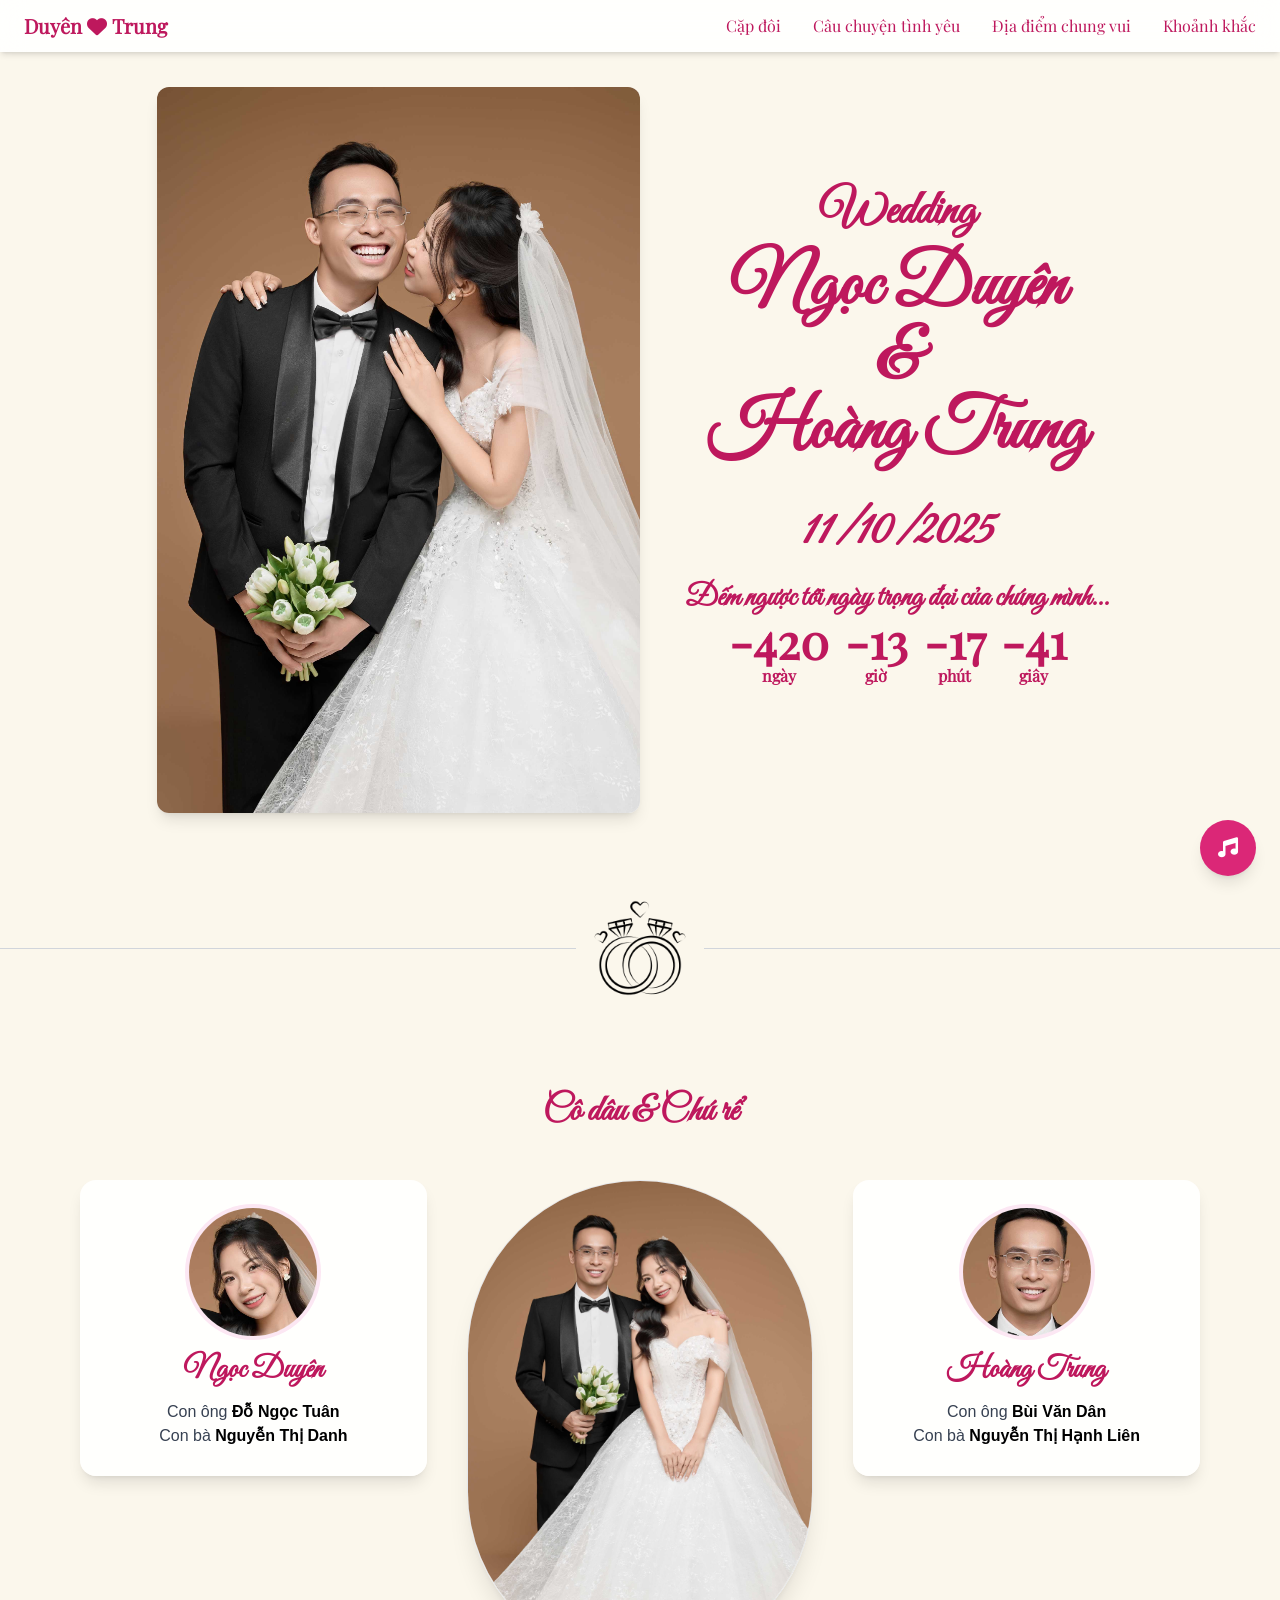
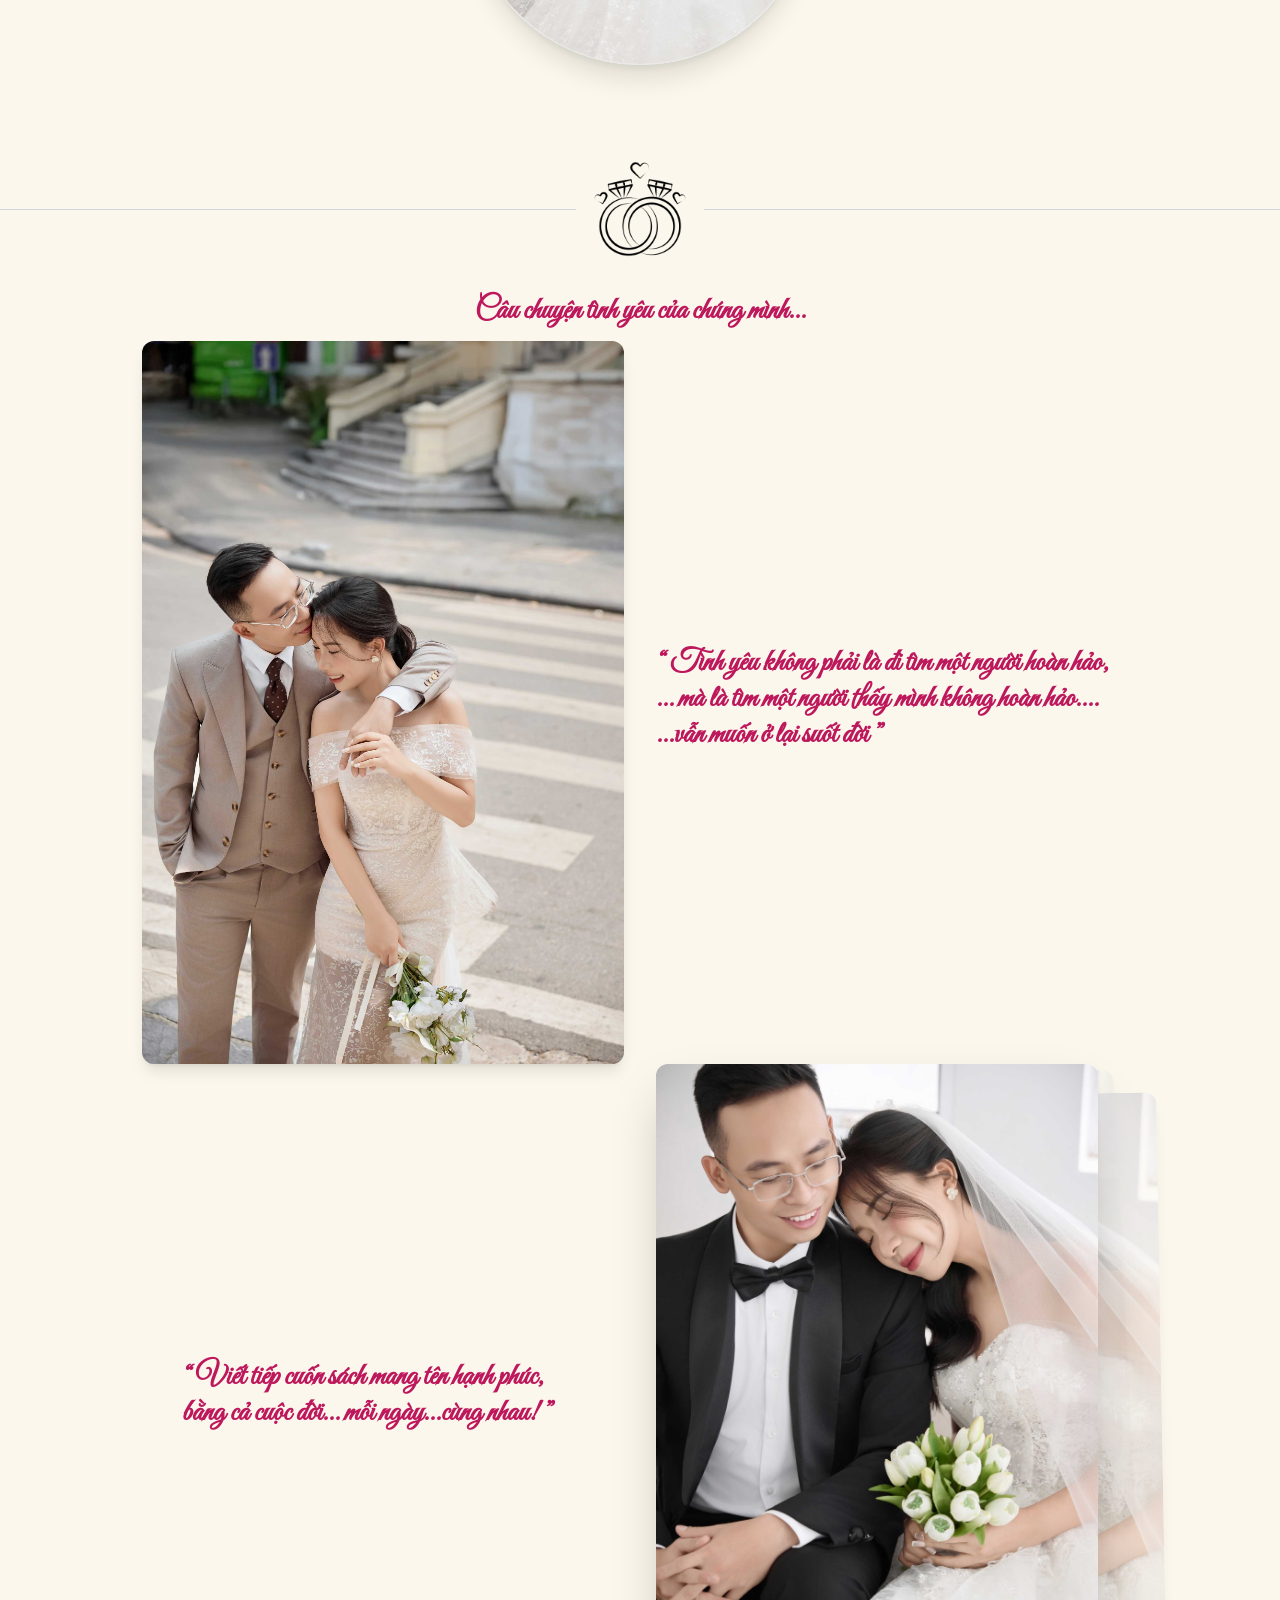
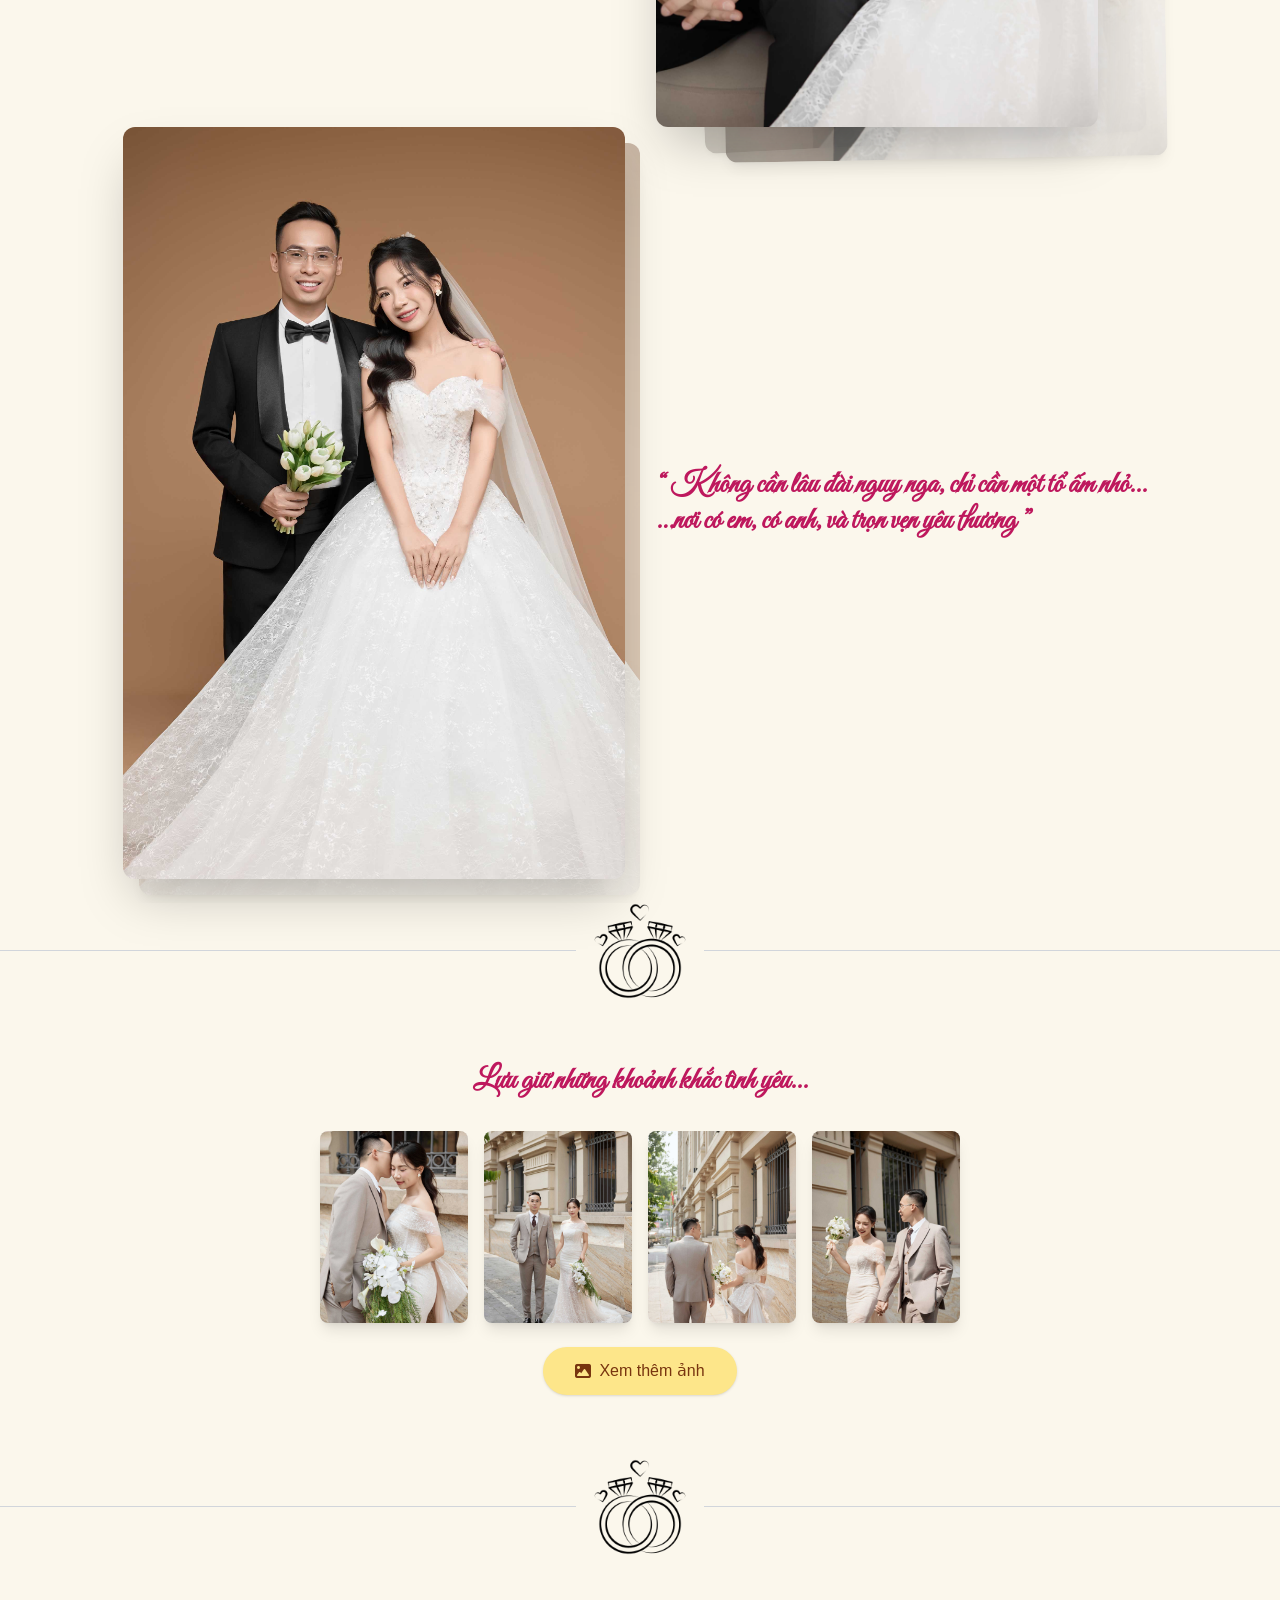
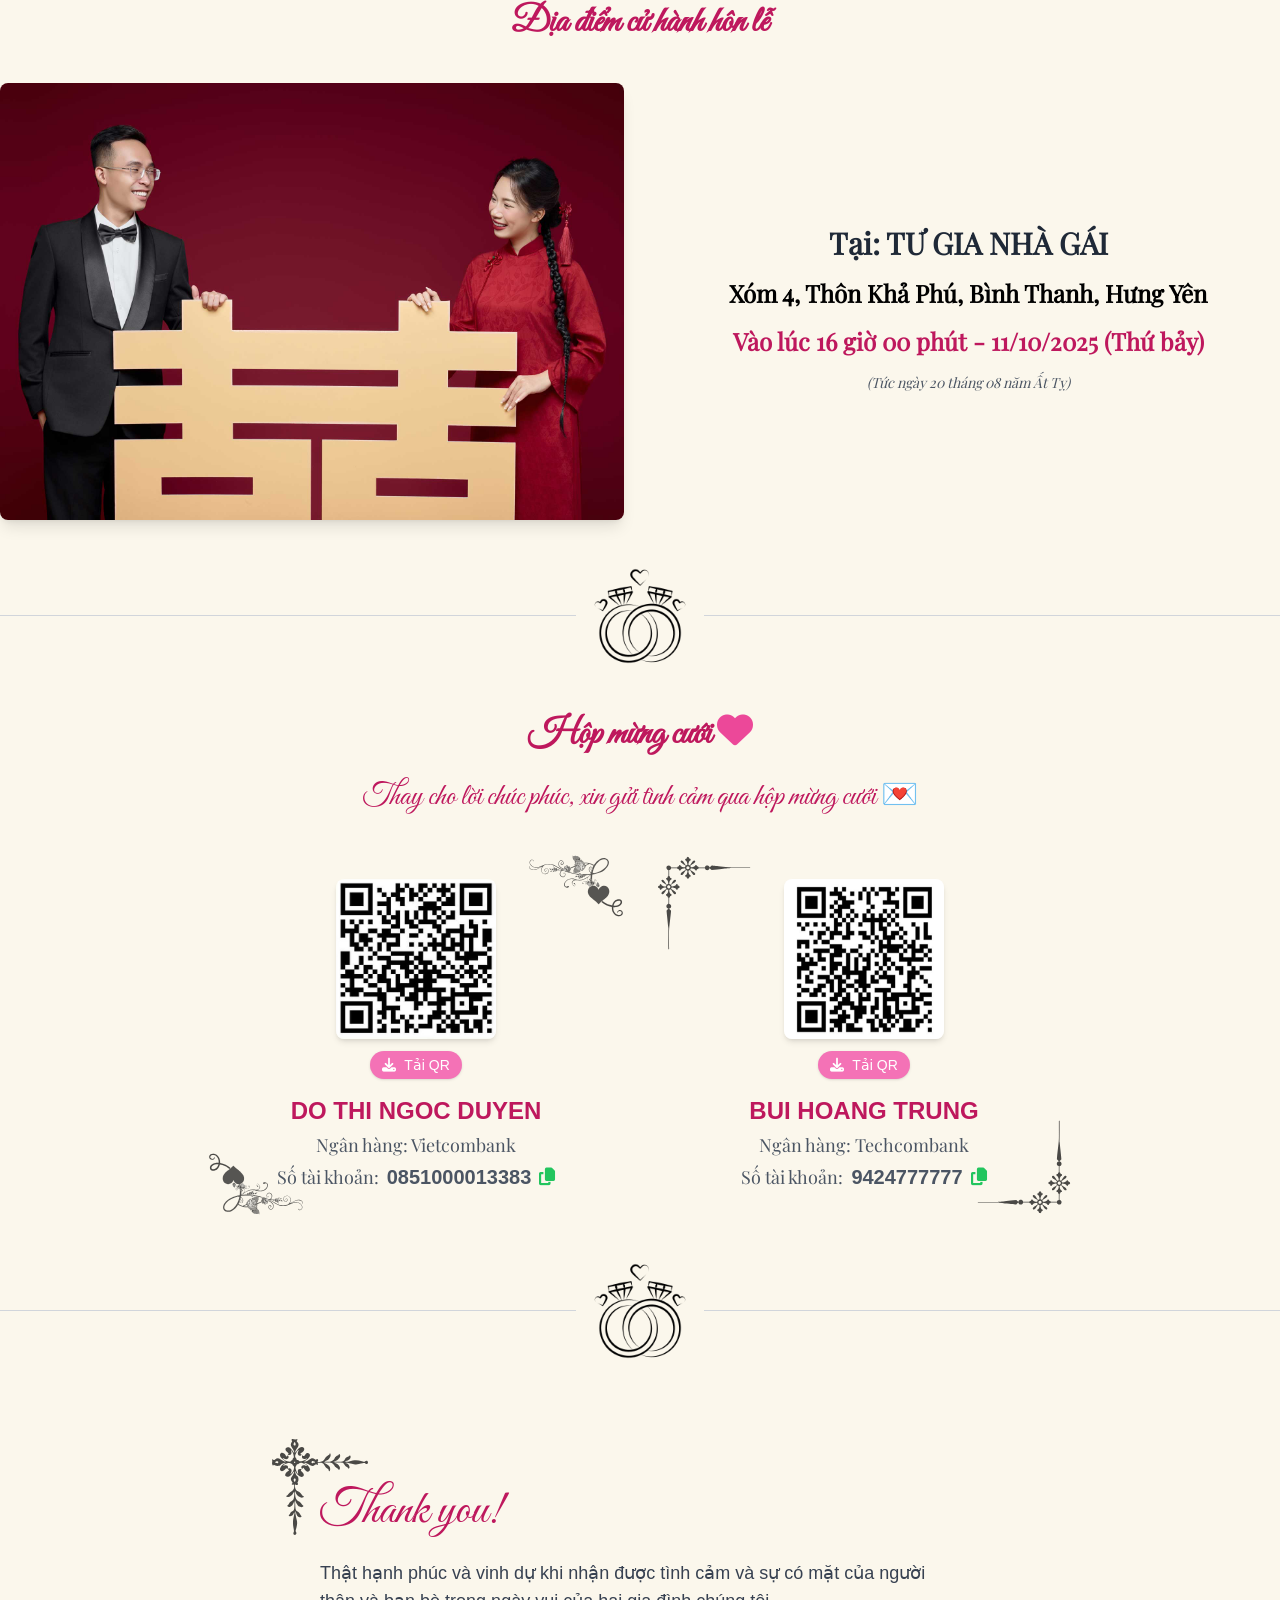
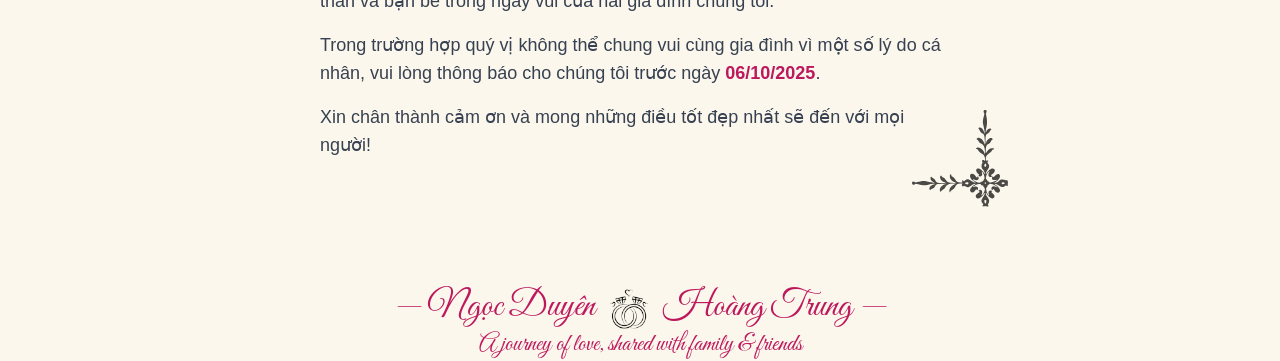
<file: index.html>
<!doctype html>
<html lang="en" data-critters-container>
<head>
  <meta charset="utf-8">
  <title>Duyên &hearts; Trung</title>
  <base href="https://ithoangtrung.github.io/wedding-duyen-trung-1110/">
  <meta name="viewport" content="width=device-width, initial-scale=1">
  <link rel="icon" type="image/x-icon" href="favicon.ico">

  <link rel="stylesheet" href="https://cdnjs.cloudflare.com/ajax/libs/font-awesome/6.4.0/css/all.min.css">
  <link href="https://unpkg.com/aos@2.3.4/dist/aos.css" rel="stylesheet">
  <script src="https://unpkg.com/aos@2.3.4/dist/aos.js"></script>
<style>@charset "UTF-8";:root{--swiper-theme-color: #007aff}:root{--swiper-navigation-size: 44px}*,:before,:after{--tw-border-spacing-x: 0;--tw-border-spacing-y: 0;--tw-translate-x: 0;--tw-translate-y: 0;--tw-rotate: 0;--tw-skew-x: 0;--tw-skew-y: 0;--tw-scale-x: 1;--tw-scale-y: 1;--tw-pan-x: ;--tw-pan-y: ;--tw-pinch-zoom: ;--tw-scroll-snap-strictness: proximity;--tw-gradient-from-position: ;--tw-gradient-via-position: ;--tw-gradient-to-position: ;--tw-ordinal: ;--tw-slashed-zero: ;--tw-numeric-figure: ;--tw-numeric-spacing: ;--tw-numeric-fraction: ;--tw-ring-inset: ;--tw-ring-offset-width: 0px;--tw-ring-offset-color: #fff;--tw-ring-color: rgb(59 130 246 / .5);--tw-ring-offset-shadow: 0 0 #0000;--tw-ring-shadow: 0 0 #0000;--tw-shadow: 0 0 #0000;--tw-shadow-colored: 0 0 #0000;--tw-blur: ;--tw-brightness: ;--tw-contrast: ;--tw-grayscale: ;--tw-hue-rotate: ;--tw-invert: ;--tw-saturate: ;--tw-sepia: ;--tw-drop-shadow: ;--tw-backdrop-blur: ;--tw-backdrop-brightness: ;--tw-backdrop-contrast: ;--tw-backdrop-grayscale: ;--tw-backdrop-hue-rotate: ;--tw-backdrop-invert: ;--tw-backdrop-opacity: ;--tw-backdrop-saturate: ;--tw-backdrop-sepia: ;--tw-contain-size: ;--tw-contain-layout: ;--tw-contain-paint: ;--tw-contain-style: }*,:before,:after{box-sizing:border-box;border-width:0;border-style:solid;border-color:#e5e7eb}:before,:after{--tw-content: ""}html{line-height:1.5;-webkit-text-size-adjust:100%;-moz-tab-size:4;tab-size:4;font-family:ui-sans-serif,system-ui,sans-serif,"Apple Color Emoji","Segoe UI Emoji",Segoe UI Symbol,"Noto Color Emoji";font-feature-settings:normal;font-variation-settings:normal;-webkit-tap-highlight-color:transparent}body{margin:0;line-height:inherit}
</style><link rel="stylesheet" href="styles-U6IBYS2W.css" media="print" onload="this.media='all'"><noscript><link rel="stylesheet" href="styles-U6IBYS2W.css"></noscript></head>
<body>
  <app-root></app-root>
  <script>
    AOS.init({
      duration: 800, // thời gian hiệu ứng (ms)
      easing: 'ease-in-out', // kiểu chuyển động
      once: true // chỉ chạy 1 lần khi scroll tới
    });
  </script>
<script src="polyfills-FFHMD2TL.js" type="module"></script><script src="scripts-SDK7ESJY.js" defer></script><script src="main-3MQ7AKWJ.js" type="module"></script></body>
</html>
</file>
<file: styles-U6IBYS2W.css>
@charset "UTF-8";:root{--swiper-theme-color: #007aff}:host{position:relative;display:block;margin-left:auto;margin-right:auto;z-index:1}.swiper{margin-left:auto;margin-right:auto;position:relative;overflow:hidden;list-style:none;padding:0;z-index:1;display:block}.swiper-vertical>.swiper-wrapper{flex-direction:column}.swiper-wrapper{position:relative;width:100%;height:100%;z-index:1;display:flex;transition-property:transform;transition-timing-function:var(--swiper-wrapper-transition-timing-function, initial);box-sizing:content-box}.swiper-android .swiper-slide,.swiper-ios .swiper-slide,.swiper-wrapper{transform:translateZ(0)}.swiper-horizontal{touch-action:pan-y}.swiper-vertical{touch-action:pan-x}.swiper-slide{flex-shrink:0;width:100%;height:100%;position:relative;transition-property:transform;display:block}.swiper-slide-invisible-blank{visibility:hidden}.swiper-autoheight,.swiper-autoheight .swiper-slide{height:auto}.swiper-autoheight .swiper-wrapper{align-items:flex-start;transition-property:transform,height}.swiper-backface-hidden .swiper-slide{transform:translateZ(0);backface-visibility:hidden}.swiper-3d.swiper-css-mode .swiper-wrapper{perspective:1200px}.swiper-3d .swiper-wrapper{transform-style:preserve-3d}.swiper-3d{perspective:1200px}.swiper-3d :is(.swiper-slide,.swiper-cube-shadow){transform-style:preserve-3d}.swiper-css-mode>.swiper-wrapper{overflow:auto;scrollbar-width:none;-ms-overflow-style:none}.swiper-css-mode>.swiper-wrapper::-webkit-scrollbar{display:none}.swiper-css-mode>.swiper-wrapper>.swiper-slide{scroll-snap-align:start start}.swiper-css-mode.swiper-horizontal>.swiper-wrapper{scroll-snap-type:x mandatory}.swiper-css-mode.swiper-vertical>.swiper-wrapper{scroll-snap-type:y mandatory}.swiper-css-mode.swiper-free-mode>.swiper-wrapper{scroll-snap-type:none}.swiper-css-mode.swiper-free-mode>.swiper-wrapper>.swiper-slide{scroll-snap-align:none}.swiper-css-mode.swiper-centered>.swiper-wrapper:before{content:"";flex-shrink:0;order:9999}.swiper-css-mode.swiper-centered>.swiper-wrapper>.swiper-slide{scroll-snap-align:center center;scroll-snap-stop:always}.swiper-css-mode.swiper-centered.swiper-horizontal>.swiper-wrapper>.swiper-slide:first-child{margin-inline-start:var(--swiper-centered-offset-before)}.swiper-css-mode.swiper-centered.swiper-horizontal>.swiper-wrapper:before{height:100%;min-height:1px;width:var(--swiper-centered-offset-after)}.swiper-css-mode.swiper-centered.swiper-vertical>.swiper-wrapper>.swiper-slide:first-child{margin-block-start:var(--swiper-centered-offset-before)}.swiper-css-mode.swiper-centered.swiper-vertical>.swiper-wrapper:before{width:100%;min-width:1px;height:var(--swiper-centered-offset-after)}.swiper-3d :is(.swiper-slide-shadow,.swiper-slide-shadow-left,.swiper-slide-shadow-right,.swiper-slide-shadow-top,.swiper-slide-shadow-bottom){position:absolute;left:0;top:0;width:100%;height:100%;pointer-events:none;z-index:10}.swiper-3d .swiper-slide-shadow{background:#00000026}.swiper-3d .swiper-slide-shadow-left{background-image:linear-gradient(to left,#00000080,#0000)}.swiper-3d .swiper-slide-shadow-right{background-image:linear-gradient(to right,#00000080,#0000)}.swiper-3d .swiper-slide-shadow-top{background-image:linear-gradient(to top,#00000080,#0000)}.swiper-3d .swiper-slide-shadow-bottom{background-image:linear-gradient(to bottom,#00000080,#0000)}.swiper-lazy-preloader{width:42px;height:42px;position:absolute;left:50%;top:50%;margin-left:-21px;margin-top:-21px;z-index:10;transform-origin:50%;box-sizing:border-box;border:4px solid var(--swiper-preloader-color, var(--swiper-theme-color));border-radius:50%;border-top-color:transparent}:is(.swiper:not(.swiper-watch-progress),.swiper-watch-progress .swiper-slide-visible) .swiper-lazy-preloader{animation:swiper-preloader-spin 1s infinite linear}.swiper-lazy-preloader-white{--swiper-preloader-color: #fff}.swiper-lazy-preloader-black{--swiper-preloader-color: #000}@keyframes swiper-preloader-spin{0%{transform:rotate(0)}to{transform:rotate(360deg)}}.swiper-virtual .swiper-slide{-webkit-backface-visibility:hidden;transform:translateZ(0)}.swiper-virtual.swiper-css-mode .swiper-wrapper:after{content:"";position:absolute;left:0;top:0;pointer-events:none}.swiper-virtual.swiper-css-mode.swiper-horizontal .swiper-wrapper:after{height:1px;width:var(--swiper-virtual-size)}.swiper-virtual.swiper-css-mode.swiper-vertical .swiper-wrapper:after{width:1px;height:var(--swiper-virtual-size)}:root{--swiper-navigation-size: 44px}.swiper-button-prev,.swiper-button-next{position:absolute;width:var(--swiper-navigation-size);height:var(--swiper-navigation-size);z-index:10;cursor:pointer;display:flex;align-items:center;justify-content:center;color:var(--swiper-navigation-color, var(--swiper-theme-color))}:is(.swiper-button-prev,.swiper-button-next).swiper-button-disabled{opacity:.35;cursor:auto;pointer-events:none}:is(.swiper-button-prev,.swiper-button-next).swiper-button-hidden{opacity:0;cursor:auto;pointer-events:none}.swiper-navigation-disabled :is(.swiper-button-prev,.swiper-button-next){display:none!important}:is(.swiper-button-prev,.swiper-button-next) svg{width:100%;height:100%;object-fit:contain;transform-origin:center;fill:currentColor;pointer-events:none}.swiper-button-lock{display:none}.swiper-horizontal .swiper-button-prev,.swiper-horizontal .swiper-button-next,.swiper-horizontal~.swiper-button-prev,.swiper-horizontal~.swiper-button-next{top:var(--swiper-navigation-top-offset, 50%);margin-top:calc(0px - (var(--swiper-navigation-size) / 2))}.swiper-horizontal .swiper-button-prev,.swiper-horizontal~.swiper-button-prev,.swiper-horizontal.swiper-rtl .swiper-button-next,.swiper-horizontal.swiper-rtl~.swiper-button-next{left:var(--swiper-navigation-sides-offset, 4px);right:auto}.swiper-horizontal .swiper-button-next,.swiper-horizontal~.swiper-button-next,.swiper-horizontal.swiper-rtl .swiper-button-prev,.swiper-horizontal.swiper-rtl~.swiper-button-prev{right:var(--swiper-navigation-sides-offset, 4px);left:auto}:is(.swiper-horizontal .swiper-button-prev,.swiper-horizontal~.swiper-button-prev,.swiper-horizontal.swiper-rtl .swiper-button-next,.swiper-horizontal.swiper-rtl~.swiper-button-next) .swiper-navigation-icon{transform:rotate(180deg)}.swiper-horizontal:is(.swiper-rtl .swiper-button-prev,.swiper-rtl~.swiper-button-prev) .swiper-navigation-icon{transform:rotate(0)}.swiper-vertical .swiper-button-prev,.swiper-vertical .swiper-button-next,.swiper-vertical~.swiper-button-prev,.swiper-vertical~.swiper-button-next{left:var(--swiper-navigation-top-offset, 50%);margin-left:calc(0px - (var(--swiper-navigation-size) / 2))}.swiper-vertical .swiper-button-prev,.swiper-vertical~.swiper-button-prev{top:var(--swiper-navigation-sides-offset, 4px);bottom:auto;transform:rotate(-90deg)}.swiper-vertical .swiper-button-next,.swiper-vertical~.swiper-button-next{bottom:var(--swiper-navigation-sides-offset, 4px);top:auto;transform:rotate(90deg)}.swiper-pagination{position:absolute;text-align:center;transition:.3s opacity;transform:translateZ(0);z-index:10}.swiper-pagination.swiper-pagination-hidden{opacity:0}.swiper-pagination-disabled>.swiper-pagination,.swiper-pagination.swiper-pagination-disabled{display:none!important}.swiper-pagination-fraction,.swiper-pagination-custom,.swiper-horizontal>.swiper-pagination-bullets,.swiper-pagination-bullets.swiper-pagination-horizontal{bottom:var(--swiper-pagination-bottom, 8px);top:var(--swiper-pagination-top, auto);left:0;width:100%}.swiper-pagination-bullets-dynamic{overflow:hidden;font-size:0}.swiper-pagination-bullets-dynamic .swiper-pagination-bullet{transform:scale(.33);position:relative}.swiper-pagination-bullets-dynamic :is(.swiper-pagination-bullet-active,.swiper-pagination-bullet-active-main){transform:scale(1)}.swiper-pagination-bullets-dynamic .swiper-pagination-bullet-active-prev{transform:scale(.66)}.swiper-pagination-bullets-dynamic .swiper-pagination-bullet-active-prev-prev{transform:scale(.33)}.swiper-pagination-bullets-dynamic .swiper-pagination-bullet-active-next{transform:scale(.66)}.swiper-pagination-bullets-dynamic .swiper-pagination-bullet-active-next-next{transform:scale(.33)}.swiper-pagination-bullet{width:var(--swiper-pagination-bullet-width, var(--swiper-pagination-bullet-size, 8px));height:var(--swiper-pagination-bullet-height, var(--swiper-pagination-bullet-size, 8px));display:inline-block;border-radius:var(--swiper-pagination-bullet-border-radius, 50%);background:var(--swiper-pagination-bullet-inactive-color, #000);opacity:var(--swiper-pagination-bullet-inactive-opacity, .2)}button.swiper-pagination-bullet{border:none;margin:0;padding:0;box-shadow:none;appearance:none}.swiper-pagination-clickable .swiper-pagination-bullet{cursor:pointer}.swiper-pagination-bullet:only-child{display:none!important}.swiper-pagination-bullet-active{opacity:var(--swiper-pagination-bullet-opacity, 1);background:var(--swiper-pagination-color, var(--swiper-theme-color))}.swiper-vertical>.swiper-pagination-bullets,.swiper-pagination-vertical.swiper-pagination-bullets{right:var(--swiper-pagination-right, 8px);left:var(--swiper-pagination-left, auto);top:50%;transform:translate3d(0,-50%,0)}:is(.swiper-vertical>.swiper-pagination-bullets,.swiper-pagination-vertical.swiper-pagination-bullets) .swiper-pagination-bullet{margin:var(--swiper-pagination-bullet-vertical-gap, 6px) 0;display:block}:is(.swiper-vertical>.swiper-pagination-bullets,.swiper-pagination-vertical.swiper-pagination-bullets).swiper-pagination-bullets-dynamic{top:50%;transform:translateY(-50%);width:8px}:is(.swiper-vertical>.swiper-pagination-bullets,.swiper-pagination-vertical.swiper-pagination-bullets).swiper-pagination-bullets-dynamic .swiper-pagination-bullet{display:inline-block;transition:.2s transform,.2s top}:is(.swiper-horizontal>.swiper-pagination-bullets,.swiper-pagination-horizontal.swiper-pagination-bullets) .swiper-pagination-bullet{margin:0 var(--swiper-pagination-bullet-horizontal-gap, 4px)}:is(.swiper-horizontal>.swiper-pagination-bullets,.swiper-pagination-horizontal.swiper-pagination-bullets).swiper-pagination-bullets-dynamic{left:50%;transform:translate(-50%);white-space:nowrap}:is(.swiper-horizontal>.swiper-pagination-bullets,.swiper-pagination-horizontal.swiper-pagination-bullets).swiper-pagination-bullets-dynamic .swiper-pagination-bullet{transition:.2s transform,.2s left}.swiper-horizontal.swiper-rtl>.swiper-pagination-bullets-dynamic .swiper-pagination-bullet{transition:.2s transform,.2s right}.swiper-pagination-fraction{color:var(--swiper-pagination-fraction-color, inherit)}.swiper-pagination-progressbar{background:var(--swiper-pagination-progressbar-bg-color, rgba(0, 0, 0, .25));position:absolute}.swiper-pagination-progressbar .swiper-pagination-progressbar-fill{background:var(--swiper-pagination-color, var(--swiper-theme-color));position:absolute;left:0;top:0;width:100%;height:100%;transform:scale(0);transform-origin:left top}.swiper-rtl .swiper-pagination-progressbar .swiper-pagination-progressbar-fill{transform-origin:right top}.swiper-horizontal>.swiper-pagination-progressbar,.swiper-pagination-progressbar.swiper-pagination-horizontal,.swiper-vertical>.swiper-pagination-progressbar.swiper-pagination-progressbar-opposite,.swiper-pagination-progressbar.swiper-pagination-vertical.swiper-pagination-progressbar-opposite{width:100%;height:var(--swiper-pagination-progressbar-size, 4px);left:0;top:0}.swiper-vertical>.swiper-pagination-progressbar,.swiper-pagination-progressbar.swiper-pagination-vertical,.swiper-horizontal>.swiper-pagination-progressbar.swiper-pagination-progressbar-opposite,.swiper-pagination-progressbar.swiper-pagination-horizontal.swiper-pagination-progressbar-opposite{width:var(--swiper-pagination-progressbar-size, 4px);height:100%;left:0;top:0}.swiper-pagination-lock{display:none}.swiper-scrollbar{border-radius:var(--swiper-scrollbar-border-radius, 10px);position:relative;touch-action:none;background:var(--swiper-scrollbar-bg-color, rgba(0, 0, 0, .1))}.swiper-scrollbar-disabled>.swiper-scrollbar,.swiper-scrollbar.swiper-scrollbar-disabled{display:none!important}.swiper-horizontal>.swiper-scrollbar,.swiper-scrollbar.swiper-scrollbar-horizontal{position:absolute;left:var(--swiper-scrollbar-sides-offset, 1%);bottom:var(--swiper-scrollbar-bottom, 4px);top:var(--swiper-scrollbar-top, auto);z-index:50;height:var(--swiper-scrollbar-size, 4px);width:calc(100% - 2 * var(--swiper-scrollbar-sides-offset, 1%))}.swiper-vertical>.swiper-scrollbar,.swiper-scrollbar.swiper-scrollbar-vertical{position:absolute;left:var(--swiper-scrollbar-left, auto);right:var(--swiper-scrollbar-right, 4px);top:var(--swiper-scrollbar-sides-offset, 1%);z-index:50;width:var(--swiper-scrollbar-size, 4px);height:calc(100% - 2 * var(--swiper-scrollbar-sides-offset, 1%))}.swiper-scrollbar-drag{height:100%;width:100%;position:relative;background:var(--swiper-scrollbar-drag-bg-color, rgba(0, 0, 0, .5));border-radius:var(--swiper-scrollbar-border-radius, 10px);left:0;top:0}.swiper-scrollbar-cursor-drag{cursor:move}.swiper-scrollbar-lock{display:none}.swiper-zoom-container{width:100%;height:100%;display:flex;justify-content:center;align-items:center;text-align:center}.swiper-zoom-container>:is(img,svg,canvas){max-width:100%;max-height:100%;object-fit:contain}.swiper-slide-zoomed{cursor:move;touch-action:none}.swiper .swiper-notification{position:absolute;left:0;top:0;pointer-events:none;opacity:0;z-index:-1000}.swiper-free-mode>.swiper-wrapper{transition-timing-function:ease-out;margin:0 auto}.swiper-grid>.swiper-wrapper{flex-wrap:wrap}.swiper-grid-column>.swiper-wrapper{flex-wrap:wrap;flex-direction:column}.swiper-fade.swiper-free-mode .swiper-slide{transition-timing-function:ease-out}.swiper-fade .swiper-slide{pointer-events:none;transition-property:opacity}.swiper-fade .swiper-slide .swiper-slide{pointer-events:none}.swiper-fade .swiper-slide-active,.swiper-fade .swiper-slide-active .swiper-slide-active{pointer-events:auto}.swiper.swiper-cube{overflow:visible}.swiper-cube .swiper-slide{pointer-events:none;backface-visibility:hidden;z-index:1;visibility:hidden;transform-origin:0 0;width:100%;height:100%}.swiper-cube .swiper-slide .swiper-slide{pointer-events:none}.swiper-cube.swiper-rtl .swiper-slide{transform-origin:100% 0}.swiper-cube .swiper-slide-active,.swiper-cube .swiper-slide-active .swiper-slide-active{pointer-events:auto}.swiper-cube :is(.swiper-slide-active,.swiper-slide-next,.swiper-slide-prev){pointer-events:auto;visibility:visible}.swiper-cube .swiper-cube-shadow{position:absolute;left:0;bottom:0;width:100%;height:100%;opacity:.6;z-index:0}.swiper-cube .swiper-cube-shadow:before{content:"";background:#000;position:absolute;inset:0;filter:blur(50px)}.swiper-cube .swiper-slide-next+.swiper-slide{pointer-events:auto;visibility:visible}.swiper-cube :is(.swiper-slide-shadow-cube.swiper-slide-shadow-top,.swiper-slide-shadow-cube.swiper-slide-shadow-bottom,.swiper-slide-shadow-cube.swiper-slide-shadow-left,.swiper-slide-shadow-cube.swiper-slide-shadow-right){z-index:0;backface-visibility:hidden}.swiper.swiper-flip{overflow:visible}.swiper-flip .swiper-slide{pointer-events:none;backface-visibility:hidden;z-index:1}.swiper-flip .swiper-slide .swiper-slide{pointer-events:none}.swiper-flip .swiper-slide-active,.swiper-flip .swiper-slide-active .swiper-slide-active{pointer-events:auto}.swiper-flip :is(.swiper-slide-shadow-flip.swiper-slide-shadow-top,.swiper-slide-shadow-flip.swiper-slide-shadow-bottom,.swiper-slide-shadow-flip.swiper-slide-shadow-left,.swiper-slide-shadow-flip.swiper-slide-shadow-right){z-index:0;backface-visibility:hidden}.swiper-creative .swiper-slide{backface-visibility:hidden;overflow:hidden;transition-property:transform,opacity,height}.swiper.swiper-cards{overflow:visible}.swiper-cards .swiper-slide{transform-origin:center bottom;backface-visibility:hidden;overflow:hidden}[data-aos][data-aos][data-aos-duration="50"],body[data-aos-duration="50"] [data-aos]{transition-duration:50ms}[data-aos][data-aos][data-aos-delay="50"],body[data-aos-delay="50"] [data-aos]{transition-delay:0}[data-aos][data-aos][data-aos-delay="50"].aos-animate,body[data-aos-delay="50"] [data-aos].aos-animate{transition-delay:50ms}[data-aos][data-aos][data-aos-duration="100"],body[data-aos-duration="100"] [data-aos]{transition-duration:.1s}[data-aos][data-aos][data-aos-delay="100"],body[data-aos-delay="100"] [data-aos]{transition-delay:0}[data-aos][data-aos][data-aos-delay="100"].aos-animate,body[data-aos-delay="100"] [data-aos].aos-animate{transition-delay:.1s}[data-aos][data-aos][data-aos-duration="150"],body[data-aos-duration="150"] [data-aos]{transition-duration:.15s}[data-aos][data-aos][data-aos-delay="150"],body[data-aos-delay="150"] [data-aos]{transition-delay:0}[data-aos][data-aos][data-aos-delay="150"].aos-animate,body[data-aos-delay="150"] [data-aos].aos-animate{transition-delay:.15s}[data-aos][data-aos][data-aos-duration="200"],body[data-aos-duration="200"] [data-aos]{transition-duration:.2s}[data-aos][data-aos][data-aos-delay="200"],body[data-aos-delay="200"] [data-aos]{transition-delay:0}[data-aos][data-aos][data-aos-delay="200"].aos-animate,body[data-aos-delay="200"] [data-aos].aos-animate{transition-delay:.2s}[data-aos][data-aos][data-aos-duration="250"],body[data-aos-duration="250"] [data-aos]{transition-duration:.25s}[data-aos][data-aos][data-aos-delay="250"],body[data-aos-delay="250"] [data-aos]{transition-delay:0}[data-aos][data-aos][data-aos-delay="250"].aos-animate,body[data-aos-delay="250"] [data-aos].aos-animate{transition-delay:.25s}[data-aos][data-aos][data-aos-duration="300"],body[data-aos-duration="300"] [data-aos]{transition-duration:.3s}[data-aos][data-aos][data-aos-delay="300"],body[data-aos-delay="300"] [data-aos]{transition-delay:0}[data-aos][data-aos][data-aos-delay="300"].aos-animate,body[data-aos-delay="300"] [data-aos].aos-animate{transition-delay:.3s}[data-aos][data-aos][data-aos-duration="350"],body[data-aos-duration="350"] [data-aos]{transition-duration:.35s}[data-aos][data-aos][data-aos-delay="350"],body[data-aos-delay="350"] [data-aos]{transition-delay:0}[data-aos][data-aos][data-aos-delay="350"].aos-animate,body[data-aos-delay="350"] [data-aos].aos-animate{transition-delay:.35s}[data-aos][data-aos][data-aos-duration="400"],body[data-aos-duration="400"] [data-aos]{transition-duration:.4s}[data-aos][data-aos][data-aos-delay="400"],body[data-aos-delay="400"] [data-aos]{transition-delay:0}[data-aos][data-aos][data-aos-delay="400"].aos-animate,body[data-aos-delay="400"] [data-aos].aos-animate{transition-delay:.4s}[data-aos][data-aos][data-aos-duration="450"],body[data-aos-duration="450"] [data-aos]{transition-duration:.45s}[data-aos][data-aos][data-aos-delay="450"],body[data-aos-delay="450"] [data-aos]{transition-delay:0}[data-aos][data-aos][data-aos-delay="450"].aos-animate,body[data-aos-delay="450"] [data-aos].aos-animate{transition-delay:.45s}[data-aos][data-aos][data-aos-duration="500"],body[data-aos-duration="500"] [data-aos]{transition-duration:.5s}[data-aos][data-aos][data-aos-delay="500"],body[data-aos-delay="500"] [data-aos]{transition-delay:0}[data-aos][data-aos][data-aos-delay="500"].aos-animate,body[data-aos-delay="500"] [data-aos].aos-animate{transition-delay:.5s}[data-aos][data-aos][data-aos-duration="550"],body[data-aos-duration="550"] [data-aos]{transition-duration:.55s}[data-aos][data-aos][data-aos-delay="550"],body[data-aos-delay="550"] [data-aos]{transition-delay:0}[data-aos][data-aos][data-aos-delay="550"].aos-animate,body[data-aos-delay="550"] [data-aos].aos-animate{transition-delay:.55s}[data-aos][data-aos][data-aos-duration="600"],body[data-aos-duration="600"] [data-aos]{transition-duration:.6s}[data-aos][data-aos][data-aos-delay="600"],body[data-aos-delay="600"] [data-aos]{transition-delay:0}[data-aos][data-aos][data-aos-delay="600"].aos-animate,body[data-aos-delay="600"] [data-aos].aos-animate{transition-delay:.6s}[data-aos][data-aos][data-aos-duration="650"],body[data-aos-duration="650"] [data-aos]{transition-duration:.65s}[data-aos][data-aos][data-aos-delay="650"],body[data-aos-delay="650"] [data-aos]{transition-delay:0}[data-aos][data-aos][data-aos-delay="650"].aos-animate,body[data-aos-delay="650"] [data-aos].aos-animate{transition-delay:.65s}[data-aos][data-aos][data-aos-duration="700"],body[data-aos-duration="700"] [data-aos]{transition-duration:.7s}[data-aos][data-aos][data-aos-delay="700"],body[data-aos-delay="700"] [data-aos]{transition-delay:0}[data-aos][data-aos][data-aos-delay="700"].aos-animate,body[data-aos-delay="700"] [data-aos].aos-animate{transition-delay:.7s}[data-aos][data-aos][data-aos-duration="750"],body[data-aos-duration="750"] [data-aos]{transition-duration:.75s}[data-aos][data-aos][data-aos-delay="750"],body[data-aos-delay="750"] [data-aos]{transition-delay:0}[data-aos][data-aos][data-aos-delay="750"].aos-animate,body[data-aos-delay="750"] [data-aos].aos-animate{transition-delay:.75s}[data-aos][data-aos][data-aos-duration="800"],body[data-aos-duration="800"] [data-aos]{transition-duration:.8s}[data-aos][data-aos][data-aos-delay="800"],body[data-aos-delay="800"] [data-aos]{transition-delay:0}[data-aos][data-aos][data-aos-delay="800"].aos-animate,body[data-aos-delay="800"] [data-aos].aos-animate{transition-delay:.8s}[data-aos][data-aos][data-aos-duration="850"],body[data-aos-duration="850"] [data-aos]{transition-duration:.85s}[data-aos][data-aos][data-aos-delay="850"],body[data-aos-delay="850"] [data-aos]{transition-delay:0}[data-aos][data-aos][data-aos-delay="850"].aos-animate,body[data-aos-delay="850"] [data-aos].aos-animate{transition-delay:.85s}[data-aos][data-aos][data-aos-duration="900"],body[data-aos-duration="900"] [data-aos]{transition-duration:.9s}[data-aos][data-aos][data-aos-delay="900"],body[data-aos-delay="900"] [data-aos]{transition-delay:0}[data-aos][data-aos][data-aos-delay="900"].aos-animate,body[data-aos-delay="900"] [data-aos].aos-animate{transition-delay:.9s}[data-aos][data-aos][data-aos-duration="950"],body[data-aos-duration="950"] [data-aos]{transition-duration:.95s}[data-aos][data-aos][data-aos-delay="950"],body[data-aos-delay="950"] [data-aos]{transition-delay:0}[data-aos][data-aos][data-aos-delay="950"].aos-animate,body[data-aos-delay="950"] [data-aos].aos-animate{transition-delay:.95s}[data-aos][data-aos][data-aos-duration="1000"],body[data-aos-duration="1000"] [data-aos]{transition-duration:1s}[data-aos][data-aos][data-aos-delay="1000"],body[data-aos-delay="1000"] [data-aos]{transition-delay:0}[data-aos][data-aos][data-aos-delay="1000"].aos-animate,body[data-aos-delay="1000"] [data-aos].aos-animate{transition-delay:1s}[data-aos][data-aos][data-aos-duration="1050"],body[data-aos-duration="1050"] [data-aos]{transition-duration:1.05s}[data-aos][data-aos][data-aos-delay="1050"],body[data-aos-delay="1050"] [data-aos]{transition-delay:0}[data-aos][data-aos][data-aos-delay="1050"].aos-animate,body[data-aos-delay="1050"] [data-aos].aos-animate{transition-delay:1.05s}[data-aos][data-aos][data-aos-duration="1100"],body[data-aos-duration="1100"] [data-aos]{transition-duration:1.1s}[data-aos][data-aos][data-aos-delay="1100"],body[data-aos-delay="1100"] [data-aos]{transition-delay:0}[data-aos][data-aos][data-aos-delay="1100"].aos-animate,body[data-aos-delay="1100"] [data-aos].aos-animate{transition-delay:1.1s}[data-aos][data-aos][data-aos-duration="1150"],body[data-aos-duration="1150"] [data-aos]{transition-duration:1.15s}[data-aos][data-aos][data-aos-delay="1150"],body[data-aos-delay="1150"] [data-aos]{transition-delay:0}[data-aos][data-aos][data-aos-delay="1150"].aos-animate,body[data-aos-delay="1150"] [data-aos].aos-animate{transition-delay:1.15s}[data-aos][data-aos][data-aos-duration="1200"],body[data-aos-duration="1200"] [data-aos]{transition-duration:1.2s}[data-aos][data-aos][data-aos-delay="1200"],body[data-aos-delay="1200"] [data-aos]{transition-delay:0}[data-aos][data-aos][data-aos-delay="1200"].aos-animate,body[data-aos-delay="1200"] [data-aos].aos-animate{transition-delay:1.2s}[data-aos][data-aos][data-aos-duration="1250"],body[data-aos-duration="1250"] [data-aos]{transition-duration:1.25s}[data-aos][data-aos][data-aos-delay="1250"],body[data-aos-delay="1250"] [data-aos]{transition-delay:0}[data-aos][data-aos][data-aos-delay="1250"].aos-animate,body[data-aos-delay="1250"] [data-aos].aos-animate{transition-delay:1.25s}[data-aos][data-aos][data-aos-duration="1300"],body[data-aos-duration="1300"] [data-aos]{transition-duration:1.3s}[data-aos][data-aos][data-aos-delay="1300"],body[data-aos-delay="1300"] [data-aos]{transition-delay:0}[data-aos][data-aos][data-aos-delay="1300"].aos-animate,body[data-aos-delay="1300"] [data-aos].aos-animate{transition-delay:1.3s}[data-aos][data-aos][data-aos-duration="1350"],body[data-aos-duration="1350"] [data-aos]{transition-duration:1.35s}[data-aos][data-aos][data-aos-delay="1350"],body[data-aos-delay="1350"] [data-aos]{transition-delay:0}[data-aos][data-aos][data-aos-delay="1350"].aos-animate,body[data-aos-delay="1350"] [data-aos].aos-animate{transition-delay:1.35s}[data-aos][data-aos][data-aos-duration="1400"],body[data-aos-duration="1400"] [data-aos]{transition-duration:1.4s}[data-aos][data-aos][data-aos-delay="1400"],body[data-aos-delay="1400"] [data-aos]{transition-delay:0}[data-aos][data-aos][data-aos-delay="1400"].aos-animate,body[data-aos-delay="1400"] [data-aos].aos-animate{transition-delay:1.4s}[data-aos][data-aos][data-aos-duration="1450"],body[data-aos-duration="1450"] [data-aos]{transition-duration:1.45s}[data-aos][data-aos][data-aos-delay="1450"],body[data-aos-delay="1450"] [data-aos]{transition-delay:0}[data-aos][data-aos][data-aos-delay="1450"].aos-animate,body[data-aos-delay="1450"] [data-aos].aos-animate{transition-delay:1.45s}[data-aos][data-aos][data-aos-duration="1500"],body[data-aos-duration="1500"] [data-aos]{transition-duration:1.5s}[data-aos][data-aos][data-aos-delay="1500"],body[data-aos-delay="1500"] [data-aos]{transition-delay:0}[data-aos][data-aos][data-aos-delay="1500"].aos-animate,body[data-aos-delay="1500"] [data-aos].aos-animate{transition-delay:1.5s}[data-aos][data-aos][data-aos-duration="1550"],body[data-aos-duration="1550"] [data-aos]{transition-duration:1.55s}[data-aos][data-aos][data-aos-delay="1550"],body[data-aos-delay="1550"] [data-aos]{transition-delay:0}[data-aos][data-aos][data-aos-delay="1550"].aos-animate,body[data-aos-delay="1550"] [data-aos].aos-animate{transition-delay:1.55s}[data-aos][data-aos][data-aos-duration="1600"],body[data-aos-duration="1600"] [data-aos]{transition-duration:1.6s}[data-aos][data-aos][data-aos-delay="1600"],body[data-aos-delay="1600"] [data-aos]{transition-delay:0}[data-aos][data-aos][data-aos-delay="1600"].aos-animate,body[data-aos-delay="1600"] [data-aos].aos-animate{transition-delay:1.6s}[data-aos][data-aos][data-aos-duration="1650"],body[data-aos-duration="1650"] [data-aos]{transition-duration:1.65s}[data-aos][data-aos][data-aos-delay="1650"],body[data-aos-delay="1650"] [data-aos]{transition-delay:0}[data-aos][data-aos][data-aos-delay="1650"].aos-animate,body[data-aos-delay="1650"] [data-aos].aos-animate{transition-delay:1.65s}[data-aos][data-aos][data-aos-duration="1700"],body[data-aos-duration="1700"] [data-aos]{transition-duration:1.7s}[data-aos][data-aos][data-aos-delay="1700"],body[data-aos-delay="1700"] [data-aos]{transition-delay:0}[data-aos][data-aos][data-aos-delay="1700"].aos-animate,body[data-aos-delay="1700"] [data-aos].aos-animate{transition-delay:1.7s}[data-aos][data-aos][data-aos-duration="1750"],body[data-aos-duration="1750"] [data-aos]{transition-duration:1.75s}[data-aos][data-aos][data-aos-delay="1750"],body[data-aos-delay="1750"] [data-aos]{transition-delay:0}[data-aos][data-aos][data-aos-delay="1750"].aos-animate,body[data-aos-delay="1750"] [data-aos].aos-animate{transition-delay:1.75s}[data-aos][data-aos][data-aos-duration="1800"],body[data-aos-duration="1800"] [data-aos]{transition-duration:1.8s}[data-aos][data-aos][data-aos-delay="1800"],body[data-aos-delay="1800"] [data-aos]{transition-delay:0}[data-aos][data-aos][data-aos-delay="1800"].aos-animate,body[data-aos-delay="1800"] [data-aos].aos-animate{transition-delay:1.8s}[data-aos][data-aos][data-aos-duration="1850"],body[data-aos-duration="1850"] [data-aos]{transition-duration:1.85s}[data-aos][data-aos][data-aos-delay="1850"],body[data-aos-delay="1850"] [data-aos]{transition-delay:0}[data-aos][data-aos][data-aos-delay="1850"].aos-animate,body[data-aos-delay="1850"] [data-aos].aos-animate{transition-delay:1.85s}[data-aos][data-aos][data-aos-duration="1900"],body[data-aos-duration="1900"] [data-aos]{transition-duration:1.9s}[data-aos][data-aos][data-aos-delay="1900"],body[data-aos-delay="1900"] [data-aos]{transition-delay:0}[data-aos][data-aos][data-aos-delay="1900"].aos-animate,body[data-aos-delay="1900"] [data-aos].aos-animate{transition-delay:1.9s}[data-aos][data-aos][data-aos-duration="1950"],body[data-aos-duration="1950"] [data-aos]{transition-duration:1.95s}[data-aos][data-aos][data-aos-delay="1950"],body[data-aos-delay="1950"] [data-aos]{transition-delay:0}[data-aos][data-aos][data-aos-delay="1950"].aos-animate,body[data-aos-delay="1950"] [data-aos].aos-animate{transition-delay:1.95s}[data-aos][data-aos][data-aos-duration="2000"],body[data-aos-duration="2000"] [data-aos]{transition-duration:2s}[data-aos][data-aos][data-aos-delay="2000"],body[data-aos-delay="2000"] [data-aos]{transition-delay:0}[data-aos][data-aos][data-aos-delay="2000"].aos-animate,body[data-aos-delay="2000"] [data-aos].aos-animate{transition-delay:2s}[data-aos][data-aos][data-aos-duration="2050"],body[data-aos-duration="2050"] [data-aos]{transition-duration:2.05s}[data-aos][data-aos][data-aos-delay="2050"],body[data-aos-delay="2050"] [data-aos]{transition-delay:0}[data-aos][data-aos][data-aos-delay="2050"].aos-animate,body[data-aos-delay="2050"] [data-aos].aos-animate{transition-delay:2.05s}[data-aos][data-aos][data-aos-duration="2100"],body[data-aos-duration="2100"] [data-aos]{transition-duration:2.1s}[data-aos][data-aos][data-aos-delay="2100"],body[data-aos-delay="2100"] [data-aos]{transition-delay:0}[data-aos][data-aos][data-aos-delay="2100"].aos-animate,body[data-aos-delay="2100"] [data-aos].aos-animate{transition-delay:2.1s}[data-aos][data-aos][data-aos-duration="2150"],body[data-aos-duration="2150"] [data-aos]{transition-duration:2.15s}[data-aos][data-aos][data-aos-delay="2150"],body[data-aos-delay="2150"] [data-aos]{transition-delay:0}[data-aos][data-aos][data-aos-delay="2150"].aos-animate,body[data-aos-delay="2150"] [data-aos].aos-animate{transition-delay:2.15s}[data-aos][data-aos][data-aos-duration="2200"],body[data-aos-duration="2200"] [data-aos]{transition-duration:2.2s}[data-aos][data-aos][data-aos-delay="2200"],body[data-aos-delay="2200"] [data-aos]{transition-delay:0}[data-aos][data-aos][data-aos-delay="2200"].aos-animate,body[data-aos-delay="2200"] [data-aos].aos-animate{transition-delay:2.2s}[data-aos][data-aos][data-aos-duration="2250"],body[data-aos-duration="2250"] [data-aos]{transition-duration:2.25s}[data-aos][data-aos][data-aos-delay="2250"],body[data-aos-delay="2250"] [data-aos]{transition-delay:0}[data-aos][data-aos][data-aos-delay="2250"].aos-animate,body[data-aos-delay="2250"] [data-aos].aos-animate{transition-delay:2.25s}[data-aos][data-aos][data-aos-duration="2300"],body[data-aos-duration="2300"] [data-aos]{transition-duration:2.3s}[data-aos][data-aos][data-aos-delay="2300"],body[data-aos-delay="2300"] [data-aos]{transition-delay:0}[data-aos][data-aos][data-aos-delay="2300"].aos-animate,body[data-aos-delay="2300"] [data-aos].aos-animate{transition-delay:2.3s}[data-aos][data-aos][data-aos-duration="2350"],body[data-aos-duration="2350"] [data-aos]{transition-duration:2.35s}[data-aos][data-aos][data-aos-delay="2350"],body[data-aos-delay="2350"] [data-aos]{transition-delay:0}[data-aos][data-aos][data-aos-delay="2350"].aos-animate,body[data-aos-delay="2350"] [data-aos].aos-animate{transition-delay:2.35s}[data-aos][data-aos][data-aos-duration="2400"],body[data-aos-duration="2400"] [data-aos]{transition-duration:2.4s}[data-aos][data-aos][data-aos-delay="2400"],body[data-aos-delay="2400"] [data-aos]{transition-delay:0}[data-aos][data-aos][data-aos-delay="2400"].aos-animate,body[data-aos-delay="2400"] [data-aos].aos-animate{transition-delay:2.4s}[data-aos][data-aos][data-aos-duration="2450"],body[data-aos-duration="2450"] [data-aos]{transition-duration:2.45s}[data-aos][data-aos][data-aos-delay="2450"],body[data-aos-delay="2450"] [data-aos]{transition-delay:0}[data-aos][data-aos][data-aos-delay="2450"].aos-animate,body[data-aos-delay="2450"] [data-aos].aos-animate{transition-delay:2.45s}[data-aos][data-aos][data-aos-duration="2500"],body[data-aos-duration="2500"] [data-aos]{transition-duration:2.5s}[data-aos][data-aos][data-aos-delay="2500"],body[data-aos-delay="2500"] [data-aos]{transition-delay:0}[data-aos][data-aos][data-aos-delay="2500"].aos-animate,body[data-aos-delay="2500"] [data-aos].aos-animate{transition-delay:2.5s}[data-aos][data-aos][data-aos-duration="2550"],body[data-aos-duration="2550"] [data-aos]{transition-duration:2.55s}[data-aos][data-aos][data-aos-delay="2550"],body[data-aos-delay="2550"] [data-aos]{transition-delay:0}[data-aos][data-aos][data-aos-delay="2550"].aos-animate,body[data-aos-delay="2550"] [data-aos].aos-animate{transition-delay:2.55s}[data-aos][data-aos][data-aos-duration="2600"],body[data-aos-duration="2600"] [data-aos]{transition-duration:2.6s}[data-aos][data-aos][data-aos-delay="2600"],body[data-aos-delay="2600"] [data-aos]{transition-delay:0}[data-aos][data-aos][data-aos-delay="2600"].aos-animate,body[data-aos-delay="2600"] [data-aos].aos-animate{transition-delay:2.6s}[data-aos][data-aos][data-aos-duration="2650"],body[data-aos-duration="2650"] [data-aos]{transition-duration:2.65s}[data-aos][data-aos][data-aos-delay="2650"],body[data-aos-delay="2650"] [data-aos]{transition-delay:0}[data-aos][data-aos][data-aos-delay="2650"].aos-animate,body[data-aos-delay="2650"] [data-aos].aos-animate{transition-delay:2.65s}[data-aos][data-aos][data-aos-duration="2700"],body[data-aos-duration="2700"] [data-aos]{transition-duration:2.7s}[data-aos][data-aos][data-aos-delay="2700"],body[data-aos-delay="2700"] [data-aos]{transition-delay:0}[data-aos][data-aos][data-aos-delay="2700"].aos-animate,body[data-aos-delay="2700"] [data-aos].aos-animate{transition-delay:2.7s}[data-aos][data-aos][data-aos-duration="2750"],body[data-aos-duration="2750"] [data-aos]{transition-duration:2.75s}[data-aos][data-aos][data-aos-delay="2750"],body[data-aos-delay="2750"] [data-aos]{transition-delay:0}[data-aos][data-aos][data-aos-delay="2750"].aos-animate,body[data-aos-delay="2750"] [data-aos].aos-animate{transition-delay:2.75s}[data-aos][data-aos][data-aos-duration="2800"],body[data-aos-duration="2800"] [data-aos]{transition-duration:2.8s}[data-aos][data-aos][data-aos-delay="2800"],body[data-aos-delay="2800"] [data-aos]{transition-delay:0}[data-aos][data-aos][data-aos-delay="2800"].aos-animate,body[data-aos-delay="2800"] [data-aos].aos-animate{transition-delay:2.8s}[data-aos][data-aos][data-aos-duration="2850"],body[data-aos-duration="2850"] [data-aos]{transition-duration:2.85s}[data-aos][data-aos][data-aos-delay="2850"],body[data-aos-delay="2850"] [data-aos]{transition-delay:0}[data-aos][data-aos][data-aos-delay="2850"].aos-animate,body[data-aos-delay="2850"] [data-aos].aos-animate{transition-delay:2.85s}[data-aos][data-aos][data-aos-duration="2900"],body[data-aos-duration="2900"] [data-aos]{transition-duration:2.9s}[data-aos][data-aos][data-aos-delay="2900"],body[data-aos-delay="2900"] [data-aos]{transition-delay:0}[data-aos][data-aos][data-aos-delay="2900"].aos-animate,body[data-aos-delay="2900"] [data-aos].aos-animate{transition-delay:2.9s}[data-aos][data-aos][data-aos-duration="2950"],body[data-aos-duration="2950"] [data-aos]{transition-duration:2.95s}[data-aos][data-aos][data-aos-delay="2950"],body[data-aos-delay="2950"] [data-aos]{transition-delay:0}[data-aos][data-aos][data-aos-delay="2950"].aos-animate,body[data-aos-delay="2950"] [data-aos].aos-animate{transition-delay:2.95s}[data-aos][data-aos][data-aos-duration="3000"],body[data-aos-duration="3000"] [data-aos]{transition-duration:3s}[data-aos][data-aos][data-aos-delay="3000"],body[data-aos-delay="3000"] [data-aos]{transition-delay:0}[data-aos][data-aos][data-aos-delay="3000"].aos-animate,body[data-aos-delay="3000"] [data-aos].aos-animate{transition-delay:3s}[data-aos][data-aos][data-aos-easing=linear],body[data-aos-easing=linear] [data-aos]{transition-timing-function:cubic-bezier(.25,.25,.75,.75)}[data-aos][data-aos][data-aos-easing=ease],body[data-aos-easing=ease] [data-aos]{transition-timing-function:ease}[data-aos][data-aos][data-aos-easing=ease-in],body[data-aos-easing=ease-in] [data-aos]{transition-timing-function:ease-in}[data-aos][data-aos][data-aos-easing=ease-out],body[data-aos-easing=ease-out] [data-aos]{transition-timing-function:ease-out}[data-aos][data-aos][data-aos-easing=ease-in-out],body[data-aos-easing=ease-in-out] [data-aos]{transition-timing-function:ease-in-out}[data-aos][data-aos][data-aos-easing=ease-in-back],body[data-aos-easing=ease-in-back] [data-aos]{transition-timing-function:cubic-bezier(.6,-.28,.735,.045)}[data-aos][data-aos][data-aos-easing=ease-out-back],body[data-aos-easing=ease-out-back] [data-aos]{transition-timing-function:cubic-bezier(.175,.885,.32,1.275)}[data-aos][data-aos][data-aos-easing=ease-in-out-back],body[data-aos-easing=ease-in-out-back] [data-aos]{transition-timing-function:cubic-bezier(.68,-.55,.265,1.55)}[data-aos][data-aos][data-aos-easing=ease-in-sine],body[data-aos-easing=ease-in-sine] [data-aos]{transition-timing-function:cubic-bezier(.47,0,.745,.715)}[data-aos][data-aos][data-aos-easing=ease-out-sine],body[data-aos-easing=ease-out-sine] [data-aos]{transition-timing-function:cubic-bezier(.39,.575,.565,1)}[data-aos][data-aos][data-aos-easing=ease-in-out-sine],body[data-aos-easing=ease-in-out-sine] [data-aos]{transition-timing-function:cubic-bezier(.445,.05,.55,.95)}[data-aos][data-aos][data-aos-easing=ease-in-quad],body[data-aos-easing=ease-in-quad] [data-aos]{transition-timing-function:cubic-bezier(.55,.085,.68,.53)}[data-aos][data-aos][data-aos-easing=ease-out-quad],body[data-aos-easing=ease-out-quad] [data-aos]{transition-timing-function:cubic-bezier(.25,.46,.45,.94)}[data-aos][data-aos][data-aos-easing=ease-in-out-quad],body[data-aos-easing=ease-in-out-quad] [data-aos]{transition-timing-function:cubic-bezier(.455,.03,.515,.955)}[data-aos][data-aos][data-aos-easing=ease-in-cubic],body[data-aos-easing=ease-in-cubic] [data-aos]{transition-timing-function:cubic-bezier(.55,.085,.68,.53)}[data-aos][data-aos][data-aos-easing=ease-out-cubic],body[data-aos-easing=ease-out-cubic] [data-aos]{transition-timing-function:cubic-bezier(.25,.46,.45,.94)}[data-aos][data-aos][data-aos-easing=ease-in-out-cubic],body[data-aos-easing=ease-in-out-cubic] [data-aos]{transition-timing-function:cubic-bezier(.455,.03,.515,.955)}[data-aos][data-aos][data-aos-easing=ease-in-quart],body[data-aos-easing=ease-in-quart] [data-aos]{transition-timing-function:cubic-bezier(.55,.085,.68,.53)}[data-aos][data-aos][data-aos-easing=ease-out-quart],body[data-aos-easing=ease-out-quart] [data-aos]{transition-timing-function:cubic-bezier(.25,.46,.45,.94)}[data-aos][data-aos][data-aos-easing=ease-in-out-quart],body[data-aos-easing=ease-in-out-quart] [data-aos]{transition-timing-function:cubic-bezier(.455,.03,.515,.955)}[data-aos^=fade][data-aos^=fade]{opacity:0;transition-property:opacity,transform}[data-aos^=fade][data-aos^=fade].aos-animate{opacity:1;transform:translateZ(0)}[data-aos=fade-up]{transform:translate3d(0,100px,0)}[data-aos=fade-down]{transform:translate3d(0,-100px,0)}[data-aos=fade-right]{transform:translate3d(-100px,0,0)}[data-aos=fade-left]{transform:translate3d(100px,0,0)}[data-aos=fade-up-right]{transform:translate3d(-100px,100px,0)}[data-aos=fade-up-left]{transform:translate3d(100px,100px,0)}[data-aos=fade-down-right]{transform:translate3d(-100px,-100px,0)}[data-aos=fade-down-left]{transform:translate3d(100px,-100px,0)}[data-aos^=zoom][data-aos^=zoom]{opacity:0;transition-property:opacity,transform}[data-aos^=zoom][data-aos^=zoom].aos-animate{opacity:1;transform:translateZ(0) scale(1)}[data-aos=zoom-in]{transform:scale(.6)}[data-aos=zoom-in-up]{transform:translate3d(0,100px,0) scale(.6)}[data-aos=zoom-in-down]{transform:translate3d(0,-100px,0) scale(.6)}[data-aos=zoom-in-right]{transform:translate3d(-100px,0,0) scale(.6)}[data-aos=zoom-in-left]{transform:translate3d(100px,0,0) scale(.6)}[data-aos=zoom-out]{transform:scale(1.2)}[data-aos=zoom-out-up]{transform:translate3d(0,100px,0) scale(1.2)}[data-aos=zoom-out-down]{transform:translate3d(0,-100px,0) scale(1.2)}[data-aos=zoom-out-right]{transform:translate3d(-100px,0,0) scale(1.2)}[data-aos=zoom-out-left]{transform:translate3d(100px,0,0) scale(1.2)}[data-aos^=slide][data-aos^=slide]{transition-property:transform}[data-aos^=slide][data-aos^=slide].aos-animate{transform:translateZ(0)}[data-aos=slide-up]{transform:translate3d(0,100%,0)}[data-aos=slide-down]{transform:translate3d(0,-100%,0)}[data-aos=slide-right]{transform:translate3d(-100%,0,0)}[data-aos=slide-left]{transform:translate3d(100%,0,0)}[data-aos^=flip][data-aos^=flip]{backface-visibility:hidden;transition-property:transform}[data-aos=flip-left]{transform:perspective(2500px) rotateY(-100deg)}[data-aos=flip-left].aos-animate{transform:perspective(2500px) rotateY(0)}[data-aos=flip-right]{transform:perspective(2500px) rotateY(100deg)}[data-aos=flip-right].aos-animate{transform:perspective(2500px) rotateY(0)}[data-aos=flip-up]{transform:perspective(2500px) rotateX(-100deg)}[data-aos=flip-up].aos-animate{transform:perspective(2500px) rotateX(0)}[data-aos=flip-down]{transform:perspective(2500px) rotateX(100deg)}[data-aos=flip-down].aos-animate{transform:perspective(2500px) rotateX(0)}*,:before,:after{--tw-border-spacing-x: 0;--tw-border-spacing-y: 0;--tw-translate-x: 0;--tw-translate-y: 0;--tw-rotate: 0;--tw-skew-x: 0;--tw-skew-y: 0;--tw-scale-x: 1;--tw-scale-y: 1;--tw-pan-x: ;--tw-pan-y: ;--tw-pinch-zoom: ;--tw-scroll-snap-strictness: proximity;--tw-gradient-from-position: ;--tw-gradient-via-position: ;--tw-gradient-to-position: ;--tw-ordinal: ;--tw-slashed-zero: ;--tw-numeric-figure: ;--tw-numeric-spacing: ;--tw-numeric-fraction: ;--tw-ring-inset: ;--tw-ring-offset-width: 0px;--tw-ring-offset-color: #fff;--tw-ring-color: rgb(59 130 246 / .5);--tw-ring-offset-shadow: 0 0 #0000;--tw-ring-shadow: 0 0 #0000;--tw-shadow: 0 0 #0000;--tw-shadow-colored: 0 0 #0000;--tw-blur: ;--tw-brightness: ;--tw-contrast: ;--tw-grayscale: ;--tw-hue-rotate: ;--tw-invert: ;--tw-saturate: ;--tw-sepia: ;--tw-drop-shadow: ;--tw-backdrop-blur: ;--tw-backdrop-brightness: ;--tw-backdrop-contrast: ;--tw-backdrop-grayscale: ;--tw-backdrop-hue-rotate: ;--tw-backdrop-invert: ;--tw-backdrop-opacity: ;--tw-backdrop-saturate: ;--tw-backdrop-sepia: ;--tw-contain-size: ;--tw-contain-layout: ;--tw-contain-paint: ;--tw-contain-style: }::backdrop{--tw-border-spacing-x: 0;--tw-border-spacing-y: 0;--tw-translate-x: 0;--tw-translate-y: 0;--tw-rotate: 0;--tw-skew-x: 0;--tw-skew-y: 0;--tw-scale-x: 1;--tw-scale-y: 1;--tw-pan-x: ;--tw-pan-y: ;--tw-pinch-zoom: ;--tw-scroll-snap-strictness: proximity;--tw-gradient-from-position: ;--tw-gradient-via-position: ;--tw-gradient-to-position: ;--tw-ordinal: ;--tw-slashed-zero: ;--tw-numeric-figure: ;--tw-numeric-spacing: ;--tw-numeric-fraction: ;--tw-ring-inset: ;--tw-ring-offset-width: 0px;--tw-ring-offset-color: #fff;--tw-ring-color: rgb(59 130 246 / .5);--tw-ring-offset-shadow: 0 0 #0000;--tw-ring-shadow: 0 0 #0000;--tw-shadow: 0 0 #0000;--tw-shadow-colored: 0 0 #0000;--tw-blur: ;--tw-brightness: ;--tw-contrast: ;--tw-grayscale: ;--tw-hue-rotate: ;--tw-invert: ;--tw-saturate: ;--tw-sepia: ;--tw-drop-shadow: ;--tw-backdrop-blur: ;--tw-backdrop-brightness: ;--tw-backdrop-contrast: ;--tw-backdrop-grayscale: ;--tw-backdrop-hue-rotate: ;--tw-backdrop-invert: ;--tw-backdrop-opacity: ;--tw-backdrop-saturate: ;--tw-backdrop-sepia: ;--tw-contain-size: ;--tw-contain-layout: ;--tw-contain-paint: ;--tw-contain-style: }*,:before,:after{box-sizing:border-box;border-width:0;border-style:solid;border-color:#e5e7eb}:before,:after{--tw-content: ""}html,:host{line-height:1.5;-webkit-text-size-adjust:100%;-moz-tab-size:4;tab-size:4;font-family:ui-sans-serif,system-ui,sans-serif,"Apple Color Emoji","Segoe UI Emoji",Segoe UI Symbol,"Noto Color Emoji";font-feature-settings:normal;font-variation-settings:normal;-webkit-tap-highlight-color:transparent}body{margin:0;line-height:inherit}hr{height:0;color:inherit;border-top-width:1px}abbr:where([title]){text-decoration:underline dotted}h1,h2,h3,h4,h5,h6{font-size:inherit;font-weight:inherit}a{color:inherit;text-decoration:inherit}b,strong{font-weight:bolder}code,kbd,samp,pre{font-family:ui-monospace,SFMono-Regular,Menlo,Monaco,Consolas,Liberation Mono,Courier New,monospace;font-feature-settings:normal;font-variation-settings:normal;font-size:1em}small{font-size:80%}sub,sup{font-size:75%;line-height:0;position:relative;vertical-align:baseline}sub{bottom:-.25em}sup{top:-.5em}table{text-indent:0;border-color:inherit;border-collapse:collapse}button,input,optgroup,select,textarea{font-family:inherit;font-feature-settings:inherit;font-variation-settings:inherit;font-size:100%;font-weight:inherit;line-height:inherit;letter-spacing:inherit;color:inherit;margin:0;padding:0}button,select{text-transform:none}button,input:where([type=button]),input:where([type=reset]),input:where([type=submit]){-webkit-appearance:button;background-color:transparent;background-image:none}:-moz-focusring{outline:auto}:-moz-ui-invalid{box-shadow:none}progress{vertical-align:baseline}::-webkit-inner-spin-button,::-webkit-outer-spin-button{height:auto}[type=search]{-webkit-appearance:textfield;outline-offset:-2px}::-webkit-search-decoration{-webkit-appearance:none}::-webkit-file-upload-button{-webkit-appearance:button;font:inherit}summary{display:list-item}blockquote,dl,dd,h1,h2,h3,h4,h5,h6,hr,figure,p,pre{margin:0}fieldset{margin:0;padding:0}legend{padding:0}ol,ul,menu{list-style:none;margin:0;padding:0}dialog{padding:0}textarea{resize:vertical}input::placeholder,textarea::placeholder{opacity:1;color:#9ca3af}button,[role=button]{cursor:pointer}:disabled{cursor:default}img,svg,video,canvas,audio,iframe,embed,object{display:block;vertical-align:middle}img,video{max-width:100%;height:auto}[hidden]:where(:not([hidden=until-found])){display:none}.container{width:100%}@media (min-width: 640px){.container{max-width:640px}}@media (min-width: 768px){.container{max-width:768px}}@media (min-width: 1024px){.container{max-width:1024px}}@media (min-width: 1280px){.container{max-width:1280px}}@media (min-width: 1536px){.container{max-width:1536px}}.pointer-events-none{pointer-events:none}.fixed{position:fixed}.absolute{position:absolute}.relative{position:relative}.inset-0{inset:0}.bottom-0{bottom:0}.bottom-6{bottom:1.5rem}.left-0{left:0}.left-2{left:.5rem}.left-4{left:1rem}.right-0{right:0}.right-4{right:1rem}.right-6{right:1.5rem}.top-0{top:0}.top-2{top:.5rem}.top-4{top:1rem}.z-10{z-index:10}.z-50{z-index:50}.order-1{order:1}.order-2{order:2}.m-3{margin:.75rem}.mx-2{margin-left:.5rem;margin-right:.5rem}.mx-4{margin-left:1rem;margin-right:1rem}.mx-auto{margin-left:auto;margin-right:auto}.mb-10{margin-bottom:2.5rem}.mb-12{margin-bottom:3rem}.mb-2{margin-bottom:.5rem}.mb-3{margin-bottom:.75rem}.mb-4{margin-bottom:1rem}.mb-6{margin-bottom:1.5rem}.mb-8{margin-bottom:2rem}.mt-1{margin-top:.25rem}.mt-3{margin-top:.75rem}.mt-4{margin-top:1rem}.mt-6{margin-top:1.5rem}.block{display:block}.inline-block{display:inline-block}.flex{display:flex}.grid{display:grid}.hidden{display:none}.aspect-\[5\/7\]{aspect-ratio:5/7}.h-10{height:2.5rem}.h-12{height:3rem}.h-14{height:3.5rem}.h-28{height:7rem}.h-40{height:10rem}.h-48{height:12rem}.h-6{height:1.5rem}.h-auto{height:auto}.h-full{height:100%}.max-h-\[80vh\]{max-height:80vh}.min-h-screen{min-height:100vh}.w-10{width:2.5rem}.w-12{width:3rem}.w-14{width:3.5rem}.w-16{width:4rem}.w-28{width:7rem}.w-40{width:10rem}.w-6{width:1.5rem}.w-auto{width:auto}.w-full{width:100%}.max-w-2xl{max-width:42rem}.max-w-3xl{max-width:48rem}.max-w-4xl{max-width:56rem}.max-w-5xl{max-width:64rem}.max-w-6xl{max-width:72rem}.max-w-7xl{max-width:80rem}.max-w-\[520px\]{max-width:520px}.max-w-md{max-width:28rem}.max-w-sm{max-width:24rem}.max-w-xs{max-width:20rem}.flex-shrink{flex-shrink:1}.flex-grow{flex-grow:1}.-rotate-1{--tw-rotate: -1deg;transform:translate(var(--tw-translate-x),var(--tw-translate-y)) rotate(var(--tw-rotate)) skew(var(--tw-skew-x)) skewY(var(--tw-skew-y)) scaleX(var(--tw-scale-x)) scaleY(var(--tw-scale-y))}.-rotate-3{--tw-rotate: -3deg;transform:translate(var(--tw-translate-x),var(--tw-translate-y)) rotate(var(--tw-rotate)) skew(var(--tw-skew-x)) skewY(var(--tw-skew-y)) scaleX(var(--tw-scale-x)) scaleY(var(--tw-scale-y))}.-rotate-90{--tw-rotate: -90deg;transform:translate(var(--tw-translate-x),var(--tw-translate-y)) rotate(var(--tw-rotate)) skew(var(--tw-skew-x)) skewY(var(--tw-skew-y)) scaleX(var(--tw-scale-x)) scaleY(var(--tw-scale-y))}.rotate-180{--tw-rotate: 180deg;transform:translate(var(--tw-translate-x),var(--tw-translate-y)) rotate(var(--tw-rotate)) skew(var(--tw-skew-x)) skewY(var(--tw-skew-y)) scaleX(var(--tw-scale-x)) scaleY(var(--tw-scale-y))}.rotate-90{--tw-rotate: 90deg;transform:translate(var(--tw-translate-x),var(--tw-translate-y)) rotate(var(--tw-rotate)) skew(var(--tw-skew-x)) skewY(var(--tw-skew-y)) scaleX(var(--tw-scale-x)) scaleY(var(--tw-scale-y))}.transform{transform:translate(var(--tw-translate-x),var(--tw-translate-y)) rotate(var(--tw-rotate)) skew(var(--tw-skew-x)) skewY(var(--tw-skew-y)) scaleX(var(--tw-scale-x)) scaleY(var(--tw-scale-y))}.cursor-pointer{cursor:pointer}.grid-cols-1{grid-template-columns:repeat(1,minmax(0,1fr))}.grid-cols-2{grid-template-columns:repeat(2,minmax(0,1fr))}.flex-col{flex-direction:column}.flex-wrap{flex-wrap:wrap}.items-start{align-items:flex-start}.items-center{align-items:center}.justify-center{justify-content:center}.justify-between{justify-content:space-between}.gap-10{gap:2.5rem}.gap-2{gap:.5rem}.gap-4{gap:1rem}.gap-8{gap:2rem}.space-y-4>:not([hidden])~:not([hidden]){--tw-space-y-reverse: 0;margin-top:calc(1rem * calc(1 - var(--tw-space-y-reverse)));margin-bottom:calc(1rem * var(--tw-space-y-reverse))}.overflow-hidden{overflow:hidden}.whitespace-nowrap{white-space:nowrap}.break-words{overflow-wrap:break-word}.rounded{border-radius:.25rem}.rounded-2xl{border-radius:1rem}.rounded-\[999px\]{border-radius:999px}.rounded-full{border-radius:9999px}.rounded-lg{border-radius:.5rem}.rounded-xl{border-radius:.75rem}.border{border-width:1px}.border-l-4{border-left-width:4px}.border-t{border-top-width:1px}.border-gray-200{--tw-border-opacity: 1;border-color:rgb(229 231 235 / var(--tw-border-opacity, 1))}.border-gray-300{--tw-border-opacity: 1;border-color:rgb(209 213 219 / var(--tw-border-opacity, 1))}.border-pink-300{--tw-border-opacity: 1;border-color:rgb(249 168 212 / var(--tw-border-opacity, 1))}.bg-\[\#fbf7ec\]{--tw-bg-opacity: 1;background-color:rgb(251 247 236 / var(--tw-bg-opacity, 1))}.bg-amber-200{--tw-bg-opacity: 1;background-color:rgb(253 230 138 / var(--tw-bg-opacity, 1))}.bg-black{--tw-bg-opacity: 1;background-color:rgb(0 0 0 / var(--tw-bg-opacity, 1))}.bg-black\/50{background-color:#00000080}.bg-gray-100{--tw-bg-opacity: 1;background-color:rgb(243 244 246 / var(--tw-bg-opacity, 1))}.bg-gray-50{--tw-bg-opacity: 1;background-color:rgb(249 250 251 / var(--tw-bg-opacity, 1))}.bg-pink-100{--tw-bg-opacity: 1;background-color:rgb(252 231 243 / var(--tw-bg-opacity, 1))}.bg-pink-400{--tw-bg-opacity: 1;background-color:rgb(244 114 182 / var(--tw-bg-opacity, 1))}.bg-pink-50{--tw-bg-opacity: 1;background-color:rgb(253 242 248 / var(--tw-bg-opacity, 1))}.bg-pink-500{--tw-bg-opacity: 1;background-color:rgb(236 72 153 / var(--tw-bg-opacity, 1))}.bg-pink-600{--tw-bg-opacity: 1;background-color:rgb(219 39 119 / var(--tw-bg-opacity, 1))}.bg-white{--tw-bg-opacity: 1;background-color:rgb(255 255 255 / var(--tw-bg-opacity, 1))}.bg-white\/90{background-color:#ffffffe6}.bg-opacity-80{--tw-bg-opacity: .8}.bg-opacity-90{--tw-bg-opacity: .9}.bg-opacity-95{--tw-bg-opacity: .95}.object-contain{object-fit:contain}.object-cover{object-fit:cover}.object-\[30\%_20\%\]{object-position:30% 20%}.object-\[70\%_20\%\]{object-position:70% 20%}.p-2{padding:.5rem}.p-3{padding:.75rem}.p-4{padding:1rem}.p-6{padding:1.5rem}.p-8{padding:2rem}.px-3{padding-left:.75rem;padding-right:.75rem}.px-4{padding-left:1rem;padding-right:1rem}.px-6{padding-left:1.5rem;padding-right:1.5rem}.px-8{padding-left:2rem;padding-right:2rem}.py-1{padding-top:.25rem;padding-bottom:.25rem}.py-12{padding-top:3rem;padding-bottom:3rem}.py-16{padding-top:4rem;padding-bottom:4rem}.py-2{padding-top:.5rem;padding-bottom:.5rem}.py-3{padding-top:.75rem;padding-bottom:.75rem}.pl-4{padding-left:1rem}.text-center{text-align:center}.align-middle{vertical-align:middle}.text-2xl{font-size:1.5rem;line-height:2rem}.text-3xl{font-size:1.875rem;line-height:2.25rem}.text-4xl{font-size:2.25rem;line-height:2.5rem}.text-5xl{font-size:3rem;line-height:1}.text-base{font-size:1rem;line-height:1.5rem}.text-lg{font-size:1.125rem;line-height:1.75rem}.text-sm{font-size:.875rem;line-height:1.25rem}.text-xl{font-size:1.25rem;line-height:1.75rem}.font-bold{font-weight:700}.font-semibold{font-weight:600}.italic{font-style:italic}.leading-6{line-height:1.5rem}.leading-relaxed{line-height:1.625}.leading-tight{line-height:1.25}.text-amber-900{--tw-text-opacity: 1;color:rgb(120 53 15 / var(--tw-text-opacity, 1))}.text-black{--tw-text-opacity: 1;color:rgb(0 0 0 / var(--tw-text-opacity, 1))}.text-gray-400{--tw-text-opacity: 1;color:rgb(156 163 175 / var(--tw-text-opacity, 1))}.text-gray-600{--tw-text-opacity: 1;color:rgb(75 85 99 / var(--tw-text-opacity, 1))}.text-gray-700{--tw-text-opacity: 1;color:rgb(55 65 81 / var(--tw-text-opacity, 1))}.text-gray-800{--tw-text-opacity: 1;color:rgb(31 41 55 / var(--tw-text-opacity, 1))}.text-green-500{--tw-text-opacity: 1;color:rgb(34 197 94 / var(--tw-text-opacity, 1))}.text-pink-500{--tw-text-opacity: 1;color:rgb(236 72 153 / var(--tw-text-opacity, 1))}.text-pink-700{--tw-text-opacity: 1;color:rgb(190 24 93 / var(--tw-text-opacity, 1))}.text-white{--tw-text-opacity: 1;color:rgb(255 255 255 / var(--tw-text-opacity, 1))}.antialiased{-webkit-font-smoothing:antialiased;-moz-osx-font-smoothing:grayscale}.opacity-30{opacity:.3}.opacity-40{opacity:.4}.opacity-60{opacity:.6}.opacity-70{opacity:.7}.shadow{--tw-shadow: 0 1px 3px 0 rgb(0 0 0 / .1), 0 1px 2px -1px rgb(0 0 0 / .1);--tw-shadow-colored: 0 1px 3px 0 var(--tw-shadow-color), 0 1px 2px -1px var(--tw-shadow-color);box-shadow:var(--tw-ring-offset-shadow, 0 0 #0000),var(--tw-ring-shadow, 0 0 #0000),var(--tw-shadow)}.shadow-2xl{--tw-shadow: 0 25px 50px -12px rgb(0 0 0 / .25);--tw-shadow-colored: 0 25px 50px -12px var(--tw-shadow-color);box-shadow:var(--tw-ring-offset-shadow, 0 0 #0000),var(--tw-ring-shadow, 0 0 #0000),var(--tw-shadow)}.shadow-lg{--tw-shadow: 0 10px 15px -3px rgb(0 0 0 / .1), 0 4px 6px -4px rgb(0 0 0 / .1);--tw-shadow-colored: 0 10px 15px -3px var(--tw-shadow-color), 0 4px 6px -4px var(--tw-shadow-color);box-shadow:var(--tw-ring-offset-shadow, 0 0 #0000),var(--tw-ring-shadow, 0 0 #0000),var(--tw-shadow)}.shadow-md{--tw-shadow: 0 4px 6px -1px rgb(0 0 0 / .1), 0 2px 4px -2px rgb(0 0 0 / .1);--tw-shadow-colored: 0 4px 6px -1px var(--tw-shadow-color), 0 2px 4px -2px var(--tw-shadow-color);box-shadow:var(--tw-ring-offset-shadow, 0 0 #0000),var(--tw-ring-shadow, 0 0 #0000),var(--tw-shadow)}.shadow-xl{--tw-shadow: 0 20px 25px -5px rgb(0 0 0 / .1), 0 8px 10px -6px rgb(0 0 0 / .1);--tw-shadow-colored: 0 20px 25px -5px var(--tw-shadow-color), 0 8px 10px -6px var(--tw-shadow-color);box-shadow:var(--tw-ring-offset-shadow, 0 0 #0000),var(--tw-ring-shadow, 0 0 #0000),var(--tw-shadow)}.ring-1{--tw-ring-offset-shadow: var(--tw-ring-inset) 0 0 0 var(--tw-ring-offset-width) var(--tw-ring-offset-color);--tw-ring-shadow: var(--tw-ring-inset) 0 0 0 calc(1px + var(--tw-ring-offset-width)) var(--tw-ring-color);box-shadow:var(--tw-ring-offset-shadow),var(--tw-ring-shadow),var(--tw-shadow, 0 0 #0000)}.ring-4{--tw-ring-offset-shadow: var(--tw-ring-inset) 0 0 0 var(--tw-ring-offset-width) var(--tw-ring-offset-color);--tw-ring-shadow: var(--tw-ring-inset) 0 0 0 calc(4px + var(--tw-ring-offset-width)) var(--tw-ring-color);box-shadow:var(--tw-ring-offset-shadow),var(--tw-ring-shadow),var(--tw-shadow, 0 0 #0000)}.ring-\[\#fbf7ec\]{--tw-ring-opacity: 1;--tw-ring-color: rgb(251 247 236 / var(--tw-ring-opacity, 1))}.ring-pink-100{--tw-ring-opacity: 1;--tw-ring-color: rgb(252 231 243 / var(--tw-ring-opacity, 1))}.grayscale{--tw-grayscale: grayscale(100%);filter:var(--tw-blur) var(--tw-brightness) var(--tw-contrast) var(--tw-grayscale) var(--tw-hue-rotate) var(--tw-invert) var(--tw-saturate) var(--tw-sepia) var(--tw-drop-shadow)}.backdrop-blur{--tw-backdrop-blur: blur(8px);-webkit-backdrop-filter:var(--tw-backdrop-blur) var(--tw-backdrop-brightness) var(--tw-backdrop-contrast) var(--tw-backdrop-grayscale) var(--tw-backdrop-hue-rotate) var(--tw-backdrop-invert) var(--tw-backdrop-opacity) var(--tw-backdrop-saturate) var(--tw-backdrop-sepia);backdrop-filter:var(--tw-backdrop-blur) var(--tw-backdrop-brightness) var(--tw-backdrop-contrast) var(--tw-backdrop-grayscale) var(--tw-backdrop-hue-rotate) var(--tw-backdrop-invert) var(--tw-backdrop-opacity) var(--tw-backdrop-saturate) var(--tw-backdrop-sepia)}.backdrop-blur-md{--tw-backdrop-blur: blur(12px);-webkit-backdrop-filter:var(--tw-backdrop-blur) var(--tw-backdrop-brightness) var(--tw-backdrop-contrast) var(--tw-backdrop-grayscale) var(--tw-backdrop-hue-rotate) var(--tw-backdrop-invert) var(--tw-backdrop-opacity) var(--tw-backdrop-saturate) var(--tw-backdrop-sepia);backdrop-filter:var(--tw-backdrop-blur) var(--tw-backdrop-brightness) var(--tw-backdrop-contrast) var(--tw-backdrop-grayscale) var(--tw-backdrop-hue-rotate) var(--tw-backdrop-invert) var(--tw-backdrop-opacity) var(--tw-backdrop-saturate) var(--tw-backdrop-sepia)}.transition{transition-property:color,background-color,border-color,text-decoration-color,fill,stroke,opacity,box-shadow,transform,filter,backdrop-filter;transition-timing-function:cubic-bezier(.4,0,.2,1);transition-duration:.15s}.delay-1000{transition-delay:1s}.delay-500{transition-delay:.5s}.ease-in-out{transition-timing-function:cubic-bezier(.4,0,.2,1)}@font-face{font-family:Playfair Display;src:url("./media/PlayfairDisplay-VariableFont_wght-WTNMF6PF.ttf") format("truetype");font-weight:400;font-style:normal;font-display:swap}@font-face{font-family:Great Vibes;src:url("./media/GreatVibes-Regular-34DA3QEI.ttf") format("truetype");font-weight:400;font-style:normal;font-display:swap}.font-wedding-serif{font-family:Playfair Display,serif}.font-wedding{font-family:Great Vibes,cursive}@keyframes fadeGrow{0%{opacity:0;transform:scale(.6) translateY(0)}40%{opacity:1;transform:scale(1) translateY(4px)}to{opacity:0;transform:scale(1.3) translateY(8px)}}.animate-arrow1{animation:fadeGrow 1.8s infinite}.animate-arrow2{animation:fadeGrow 1.8s infinite;animation-delay:.3s}.animate-arrow3{animation:fadeGrow 1.8s infinite;animation-delay:.6s}@keyframes fadeIn{0%{opacity:0;transform:translateY(10px)}to{opacity:1;transform:translateY(0)}}.animate-fade-in{animation:fadeIn 1s forwards}.delay-500{animation-delay:.5s}.delay-1000{animation-delay:1s}.delay-1500{animation-delay:1.5s}.before\:content-\[\'\201c\'\]:before{--tw-content: "\201c";content:var(--tw-content)}.after\:content-\[\'\201d\'\]:after{--tw-content: "\201d";content:var(--tw-content)}.hover\:bg-amber-300:hover{--tw-bg-opacity: 1;background-color:rgb(252 211 77 / var(--tw-bg-opacity, 1))}.hover\:bg-black\/70:hover{background-color:#000000b3}.hover\:bg-pink-100:hover{--tw-bg-opacity: 1;background-color:rgb(252 231 243 / var(--tw-bg-opacity, 1))}.hover\:bg-pink-500:hover{--tw-bg-opacity: 1;background-color:rgb(236 72 153 / var(--tw-bg-opacity, 1))}.hover\:bg-pink-600:hover{--tw-bg-opacity: 1;background-color:rgb(219 39 119 / var(--tw-bg-opacity, 1))}.hover\:text-green-600:hover{--tw-text-opacity: 1;color:rgb(22 163 74 / var(--tw-text-opacity, 1))}.hover\:text-pink-500:hover{--tw-text-opacity: 1;color:rgb(236 72 153 / var(--tw-text-opacity, 1))}@media (min-width: 640px){.sm\:left-4{left:1rem}.sm\:left-8{left:2rem}.sm\:top-3{top:.75rem}.sm\:top-6{top:1.5rem}.sm\:inline{display:inline}.sm\:h-20{height:5rem}.sm\:h-8{height:2rem}.sm\:w-20{width:5rem}.sm\:w-8{width:2rem}.sm\:max-w-md{max-width:28rem}.sm\:max-w-sm{max-width:24rem}.sm\:grid-cols-4{grid-template-columns:repeat(4,minmax(0,1fr))}.sm\:text-2xl{font-size:1.5rem;line-height:2rem}.sm\:text-3xl{font-size:1.875rem;line-height:2.25rem}.sm\:text-4xl{font-size:2.25rem;line-height:2.5rem}.sm\:text-5xl{font-size:3rem;line-height:1}.sm\:text-6xl{font-size:3.75rem;line-height:1}}@media (min-width: 768px){.md\:left-16{left:4rem}.md\:left-8{left:2rem}.md\:top-4{top:1rem}.md\:top-8{top:2rem}.md\:order-1{order:1}.md\:order-2{order:2}.md\:block{display:block}.md\:flex{display:flex}.md\:hidden{display:none}.md\:h-10{height:2.5rem}.md\:h-24{height:6rem}.md\:h-32{height:8rem}.md\:w-1\/2{width:50%}.md\:w-10{width:2.5rem}.md\:w-24{width:6rem}.md\:w-32{width:8rem}.md\:max-w-lg{max-width:32rem}.md\:max-w-md{max-width:28rem}.md\:grid-cols-2{grid-template-columns:repeat(2,minmax(0,1fr))}.md\:flex-row{flex-direction:row}.md\:items-start{align-items:flex-start}.md\:p-0{padding:0}.md\:p-12{padding:3rem}.md\:p-7{padding:1.75rem}.md\:py-20{padding-top:5rem;padding-bottom:5rem}.md\:py-24{padding-top:6rem;padding-bottom:6rem}.md\:text-left{text-align:left}.md\:text-2xl{font-size:1.5rem;line-height:2rem}.md\:text-3xl{font-size:1.875rem;line-height:2.25rem}.md\:text-4xl{font-size:2.25rem;line-height:2.5rem}.md\:text-5xl{font-size:3rem;line-height:1}.md\:text-7xl{font-size:4.5rem;line-height:1}.md\:text-lg{font-size:1.125rem;line-height:1.75rem}.md\:text-xl{font-size:1.25rem;line-height:1.75rem}}@media (min-width: 1024px){.lg\:max-w-lg{max-width:32rem}.lg\:grid-cols-3{grid-template-columns:repeat(3,minmax(0,1fr))}}
</file>
